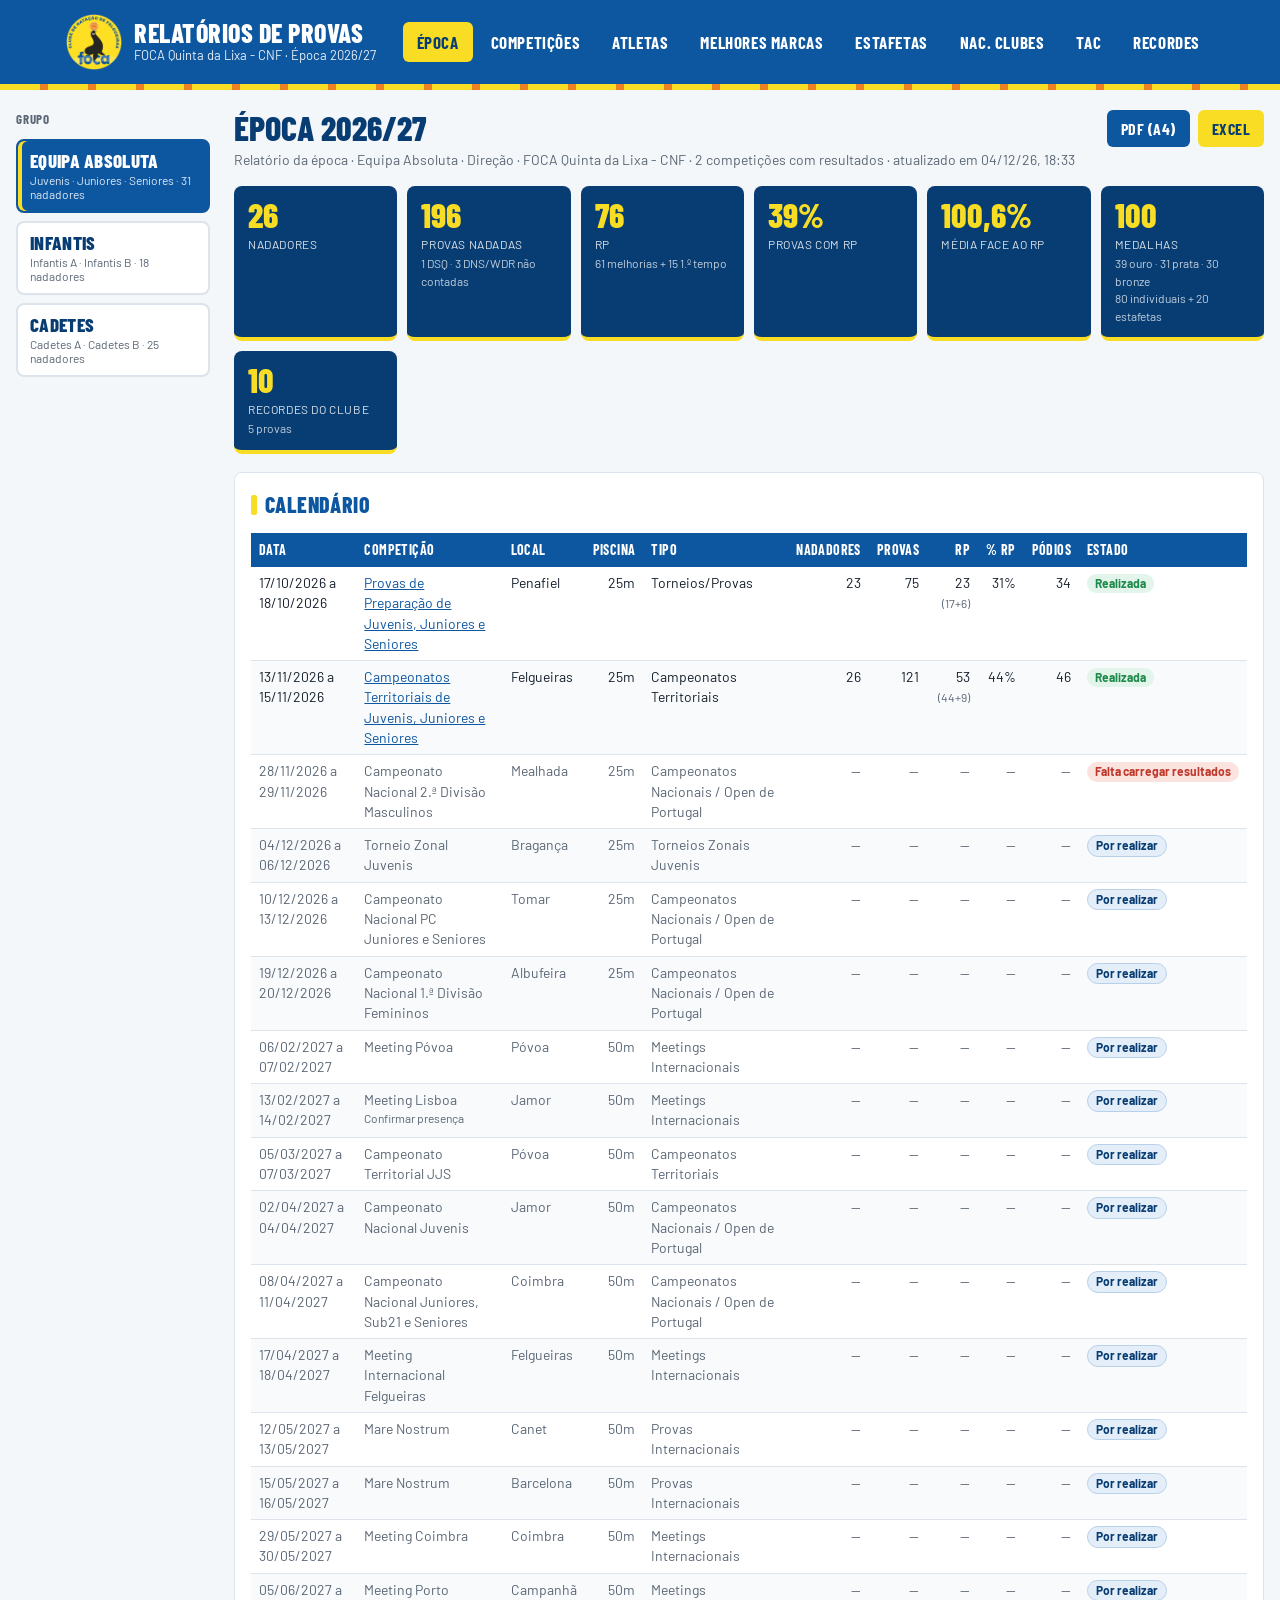
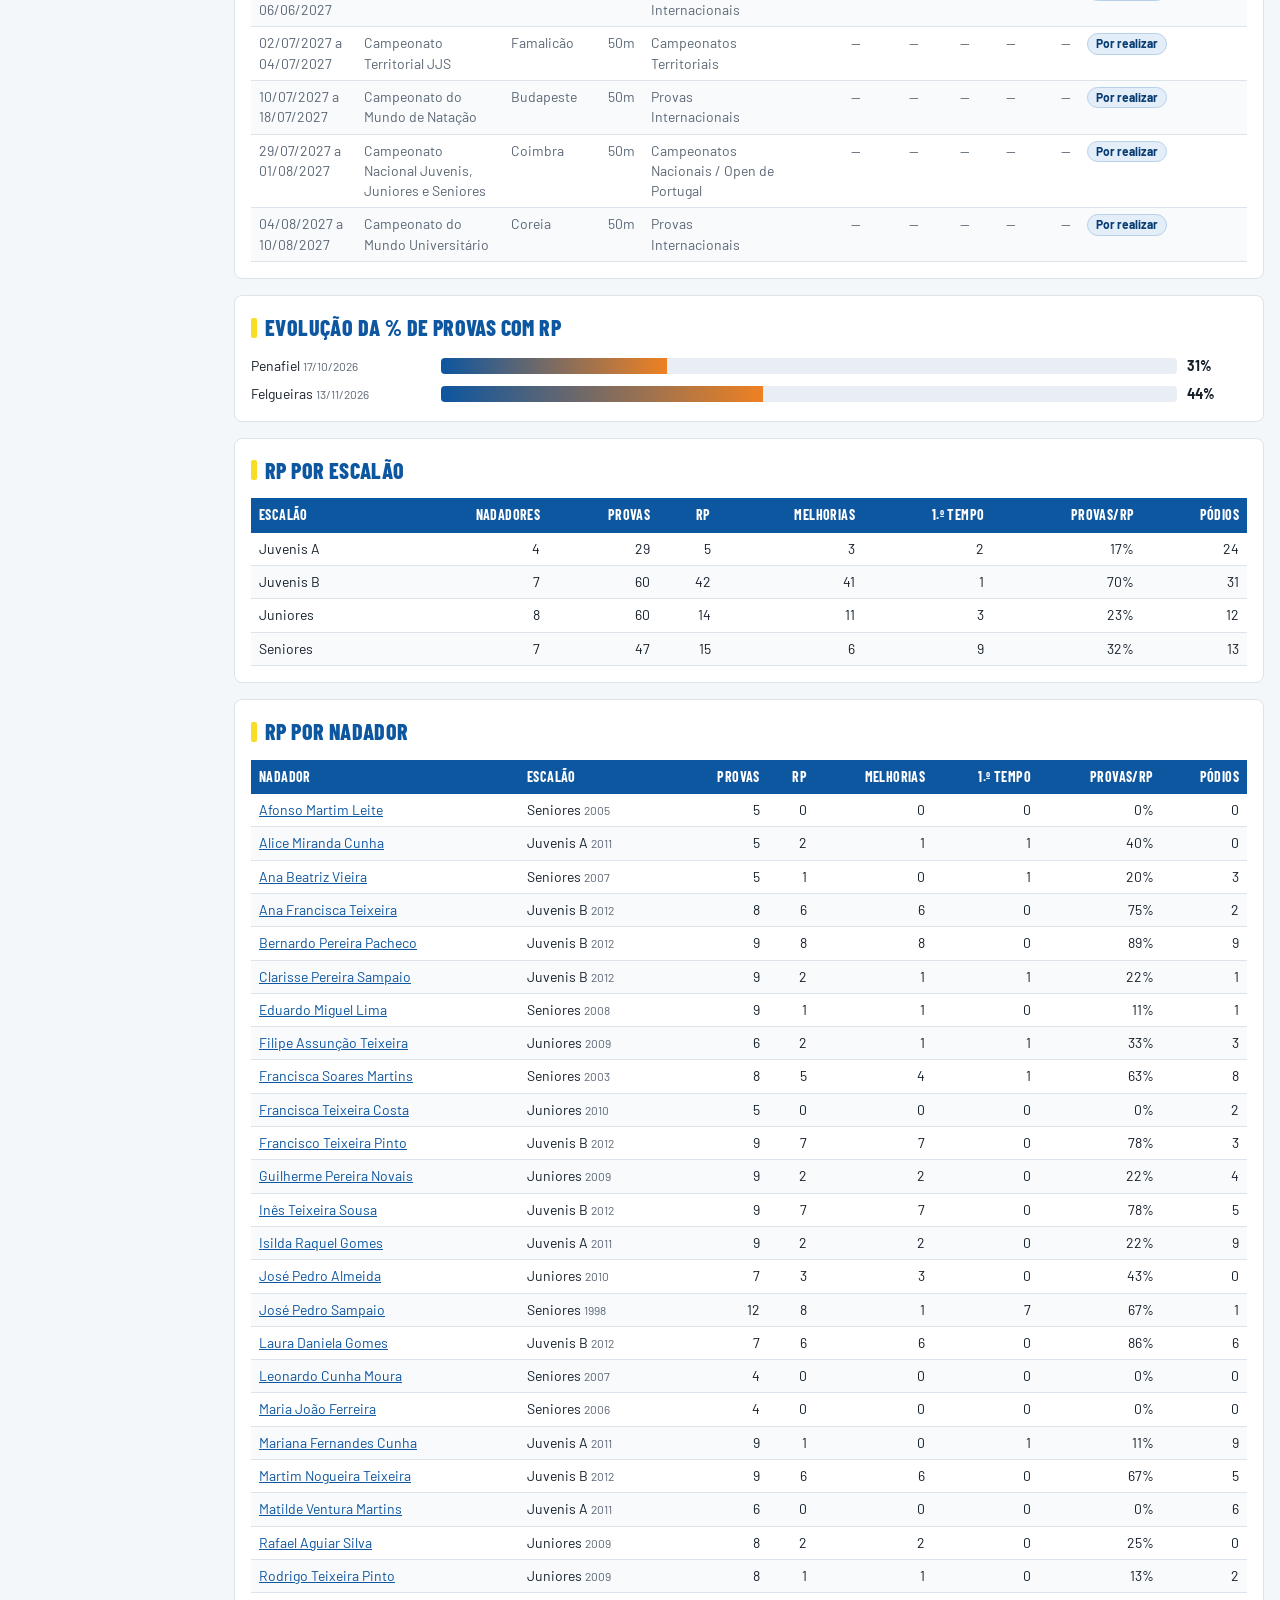
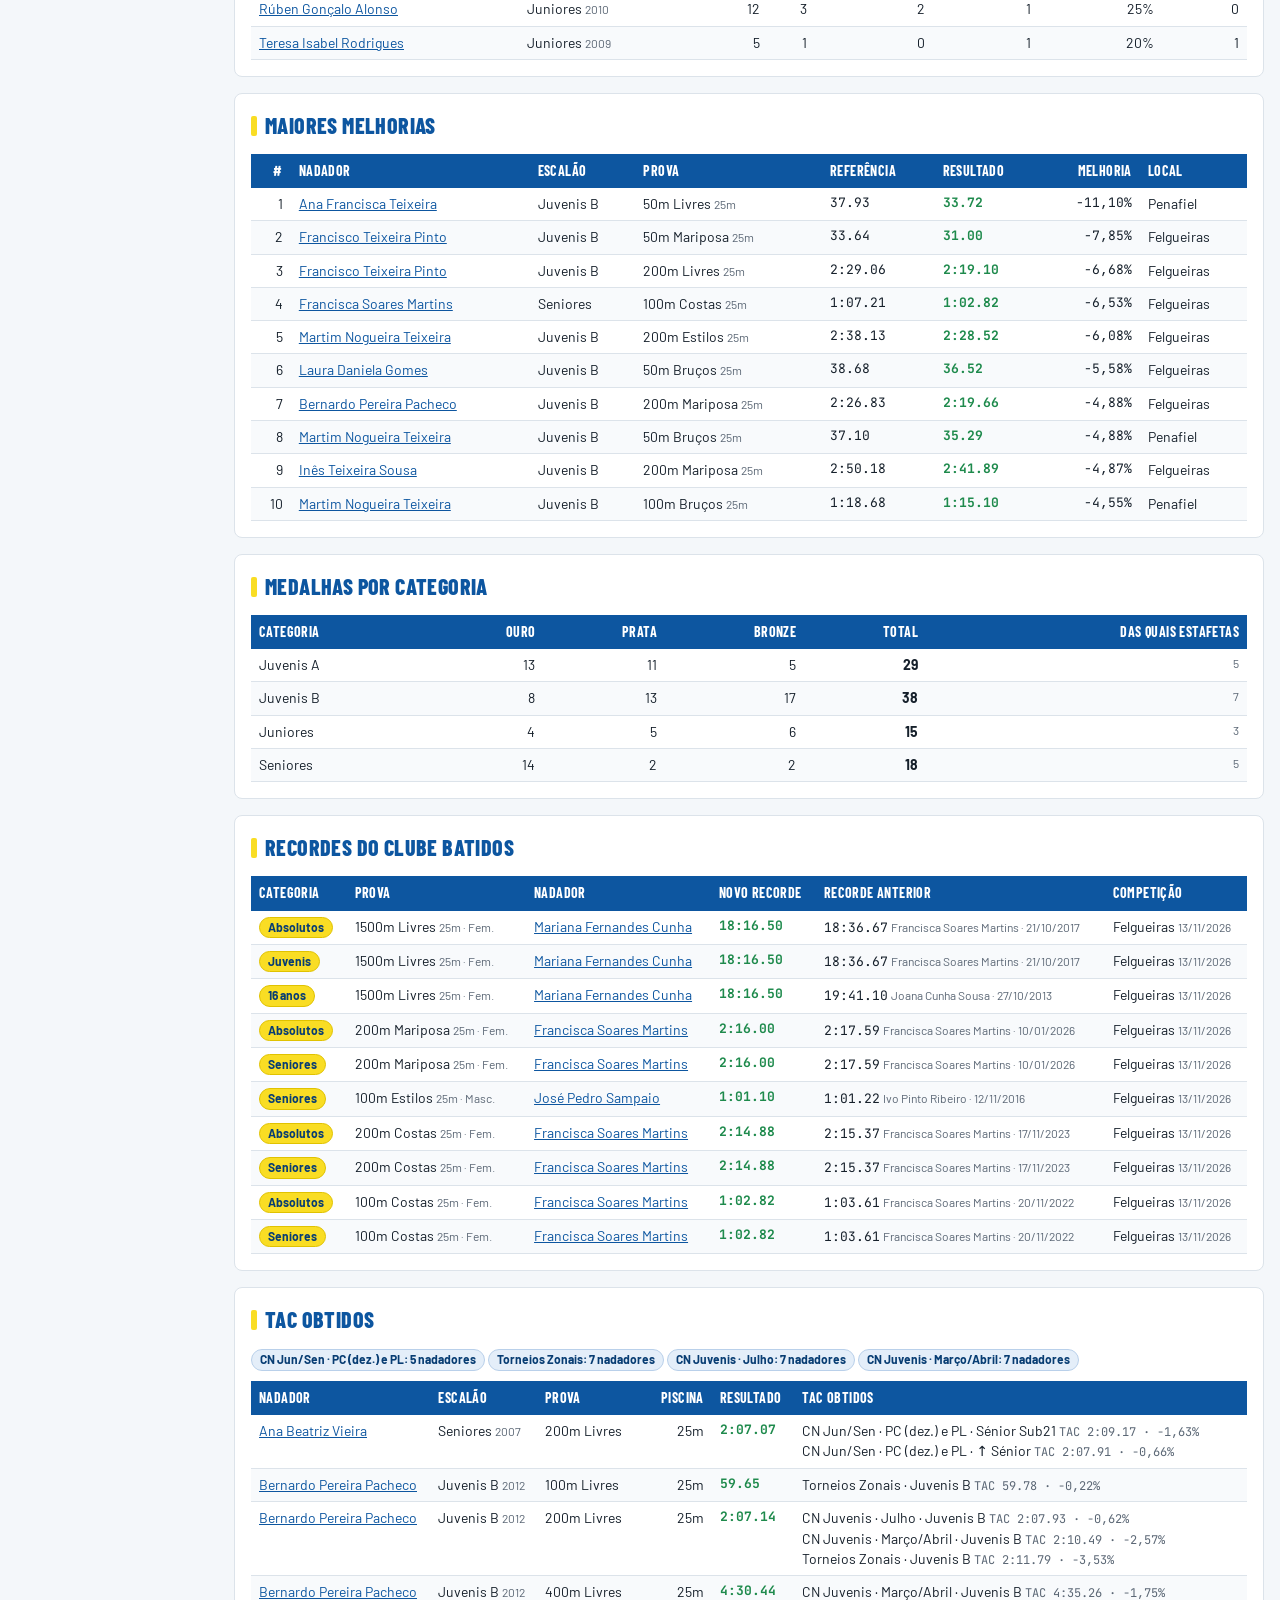
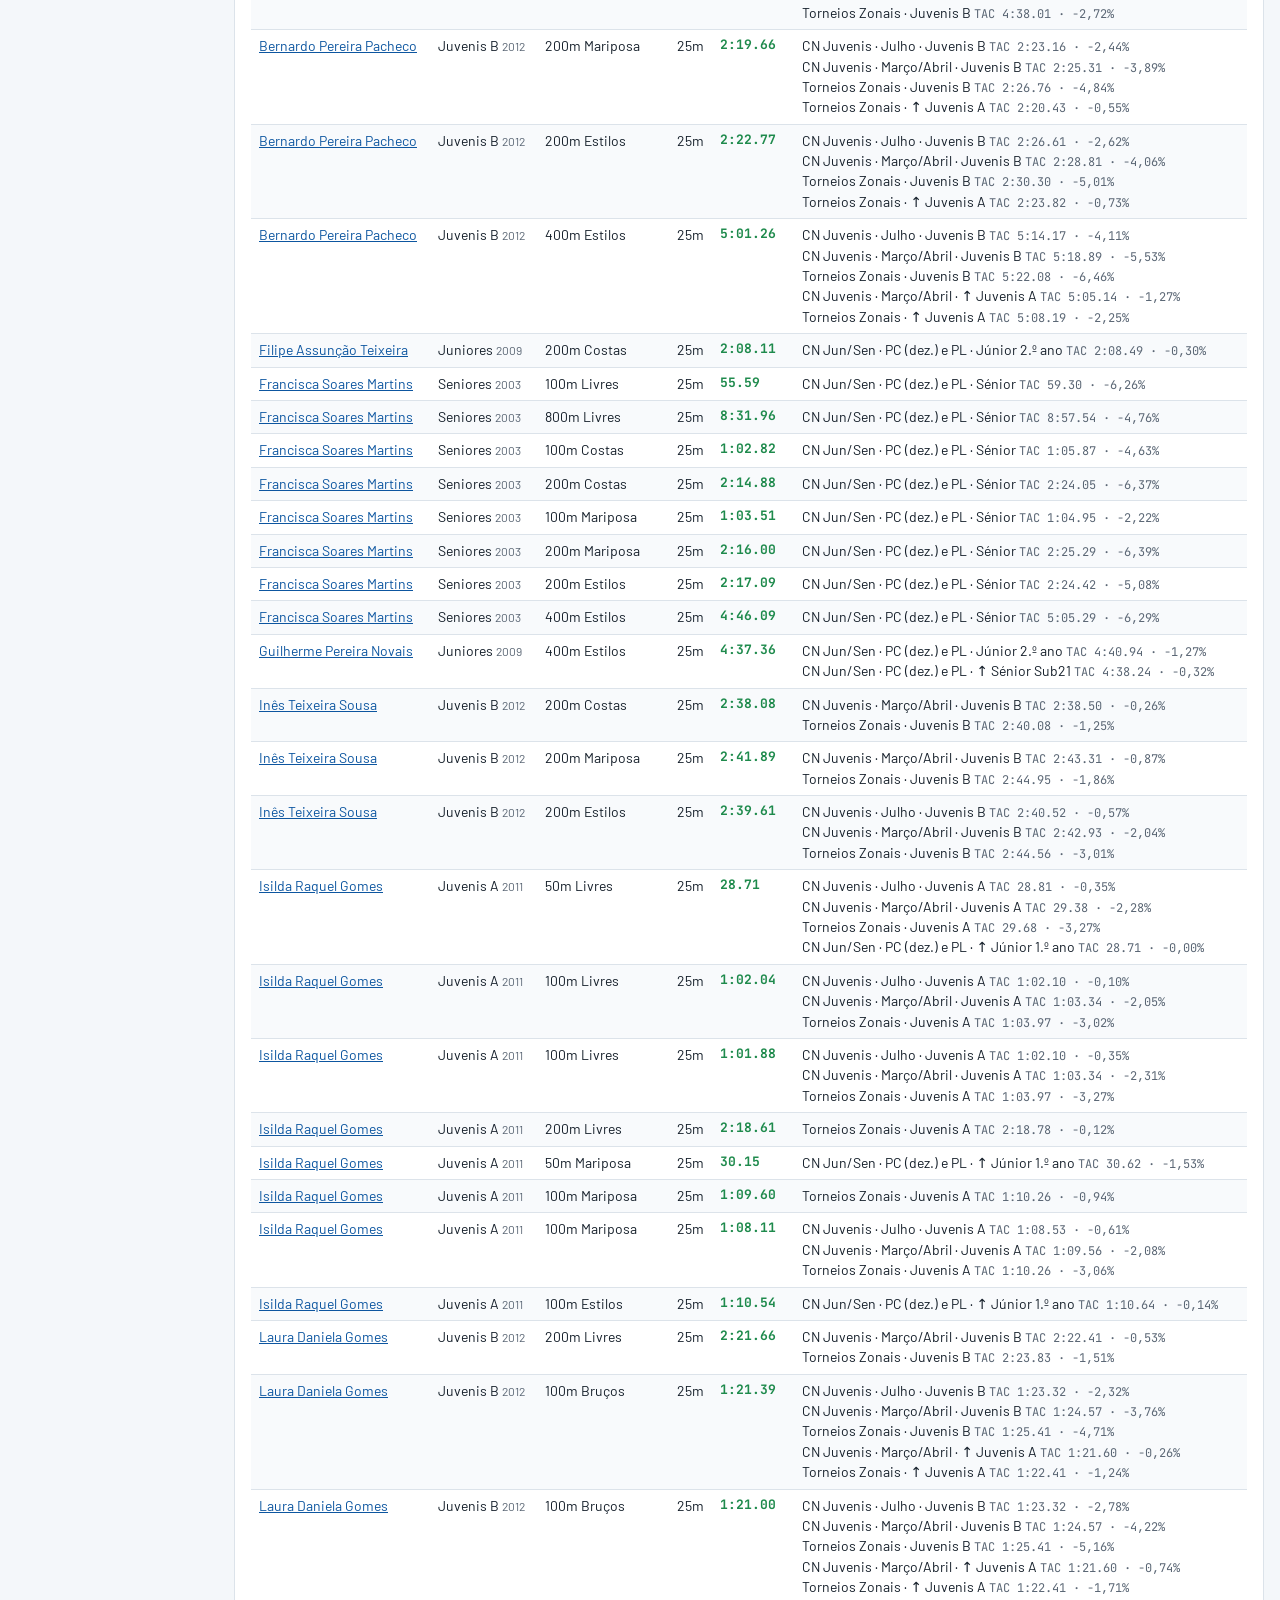
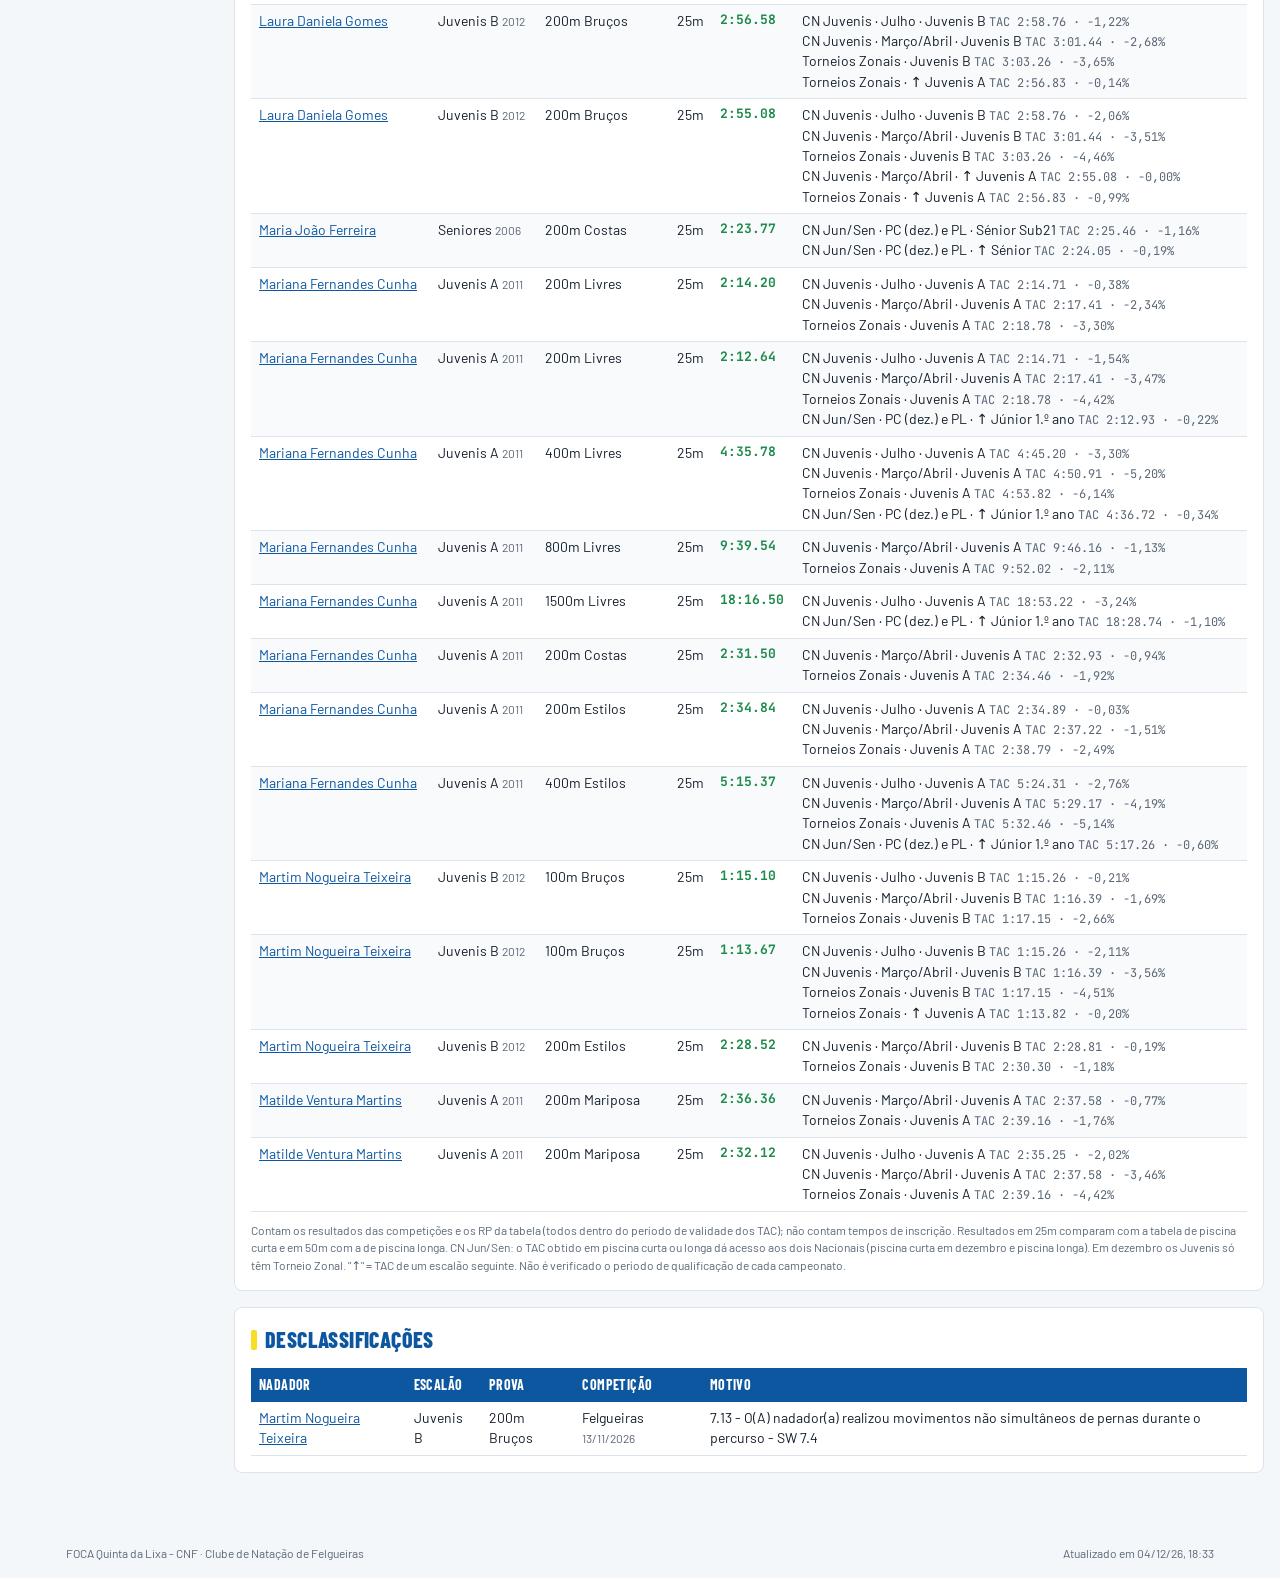
<file: index.html>
<!doctype html>
<html lang="pt-PT">
<head>
<meta charset="utf-8">
<meta name="viewport" content="width=device-width, initial-scale=1">
<title>Relatórios de Provas · FOCA Quinta da Lixa</title>
<link rel="icon" type="image/png" href="favicon.png">
<link rel="preconnect" href="https://fonts.googleapis.com">
<link rel="preconnect" href="https://fonts.gstatic.com" crossorigin>
<link href="https://fonts.googleapis.com/css2?family=Barlow+Condensed:wght@500;600;700;800&family=Barlow:wght@400;500;600;700&family=JetBrains+Mono:wght@400;600&display=swap" rel="stylesheet">
<link rel="stylesheet" href="style.css?v=2026-11-22a">
</head>
<body>
<header class="topo">
  <div class="topo-in">
    <a class="marca" href="#epoca">
      <img src="logo.png" alt="Logotipo FOCA - Clube de Natação de Felgueiras">
      <div>
        <div class="marca-t">Relatórios de Provas</div>
        <div class="marca-s">FOCA Quinta da Lixa - CNF · Época <span id="epoca-lbl">2026/27</span></div>
      </div>
    </a>
    <nav class="menu" id="menu">
      <a href="#epoca" data-v="epoca">Época</a>
      <a href="#comp" data-v="comp">Competições</a>
      <a href="#atleta" data-v="atleta">Atletas</a>
      <a href="#marcas" data-v="marcas">Melhores marcas</a>
      <a href="#estafetas" data-v="estafetas">Estafetas</a>
      <a href="#tac" data-v="tac">TAC</a>
      <a href="#recordes" data-v="recordes">Recordes</a>
    </nav>
  </div>
  <div class="ondas" aria-hidden="true"></div>
</header>

<div class="corpo">
<aside id="lateral" class="lateral nao-imp" aria-label="Grupo"></aside>
<main id="app" class="conteudo">
  <p class="aviso">A carregar dados…</p>
</main>
</div>

<footer class="rodape">
  <span>FOCA Quinta da Lixa - CNF · Clube de Natação de Felgueiras</span>
  <span id="gerado"></span>
</footer>

<script src="app.js?v=2026-11-22b"></script>
</body>
</html>
</file>
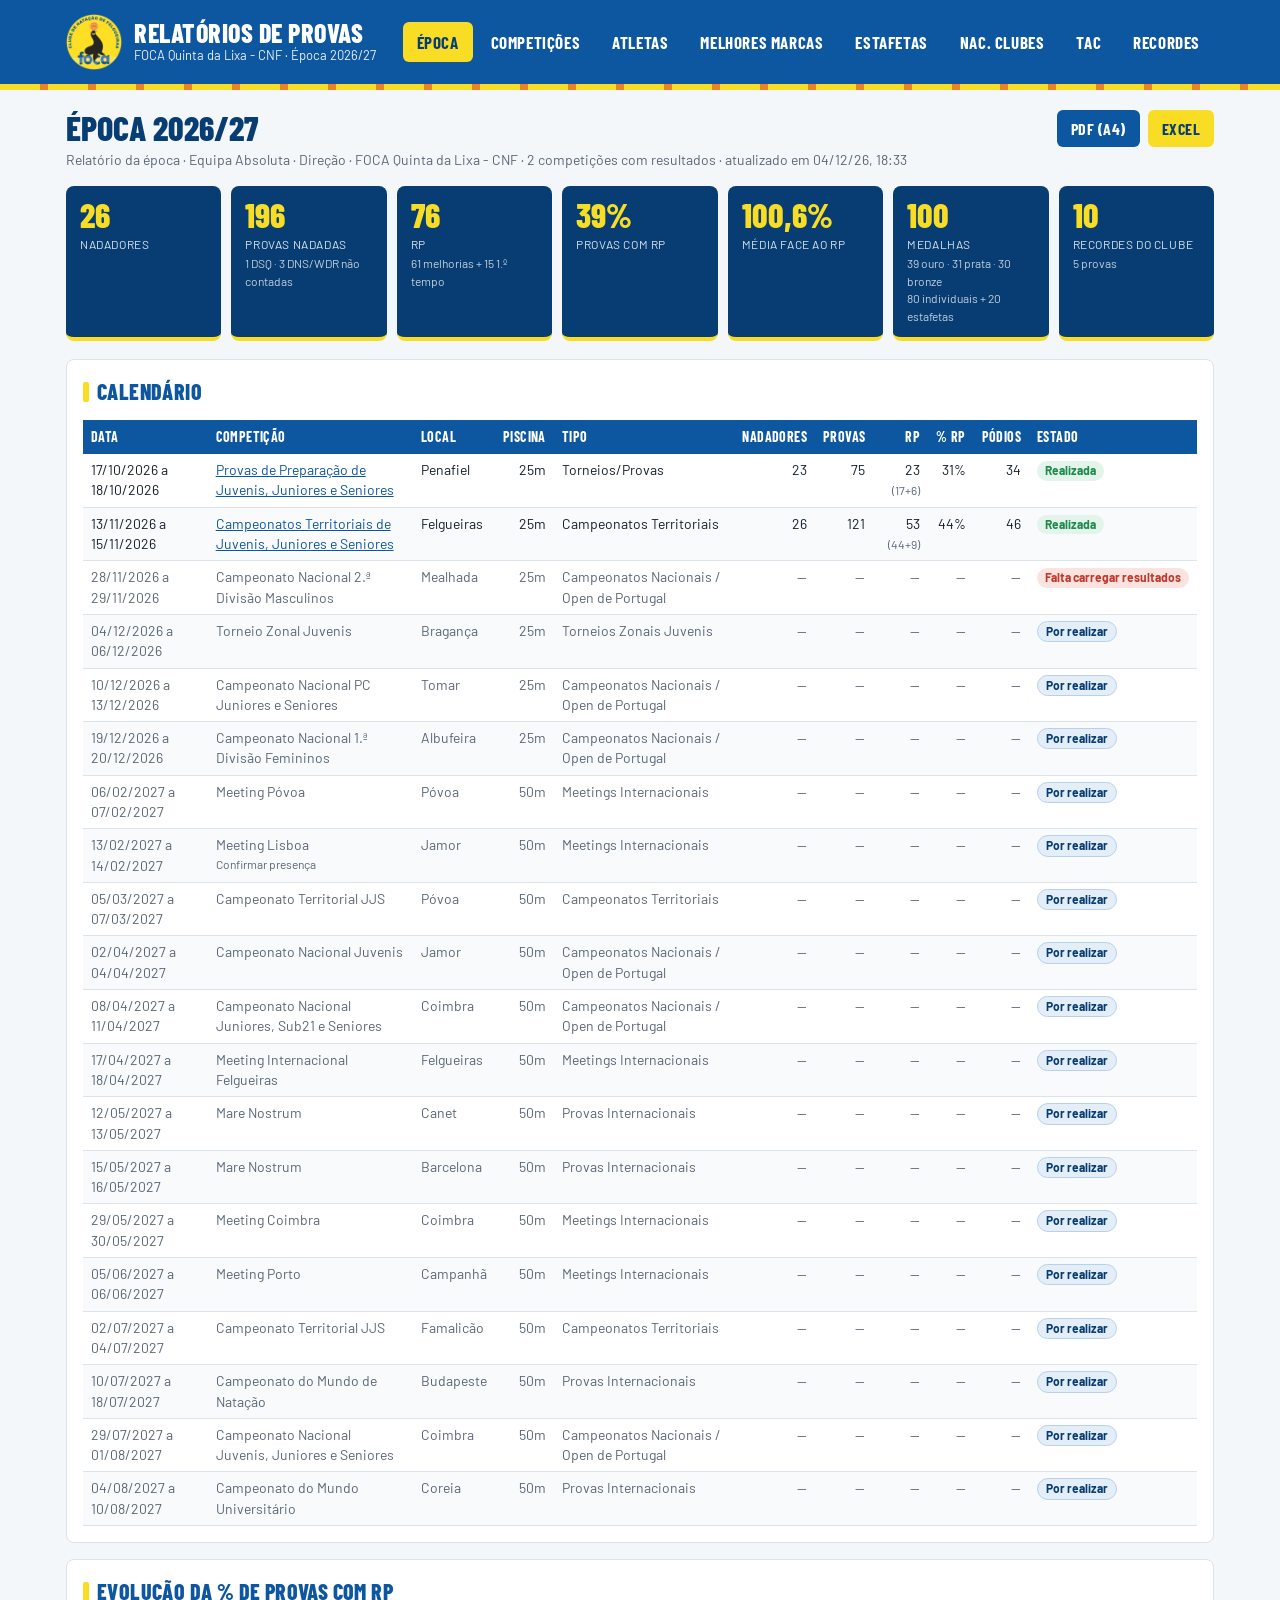
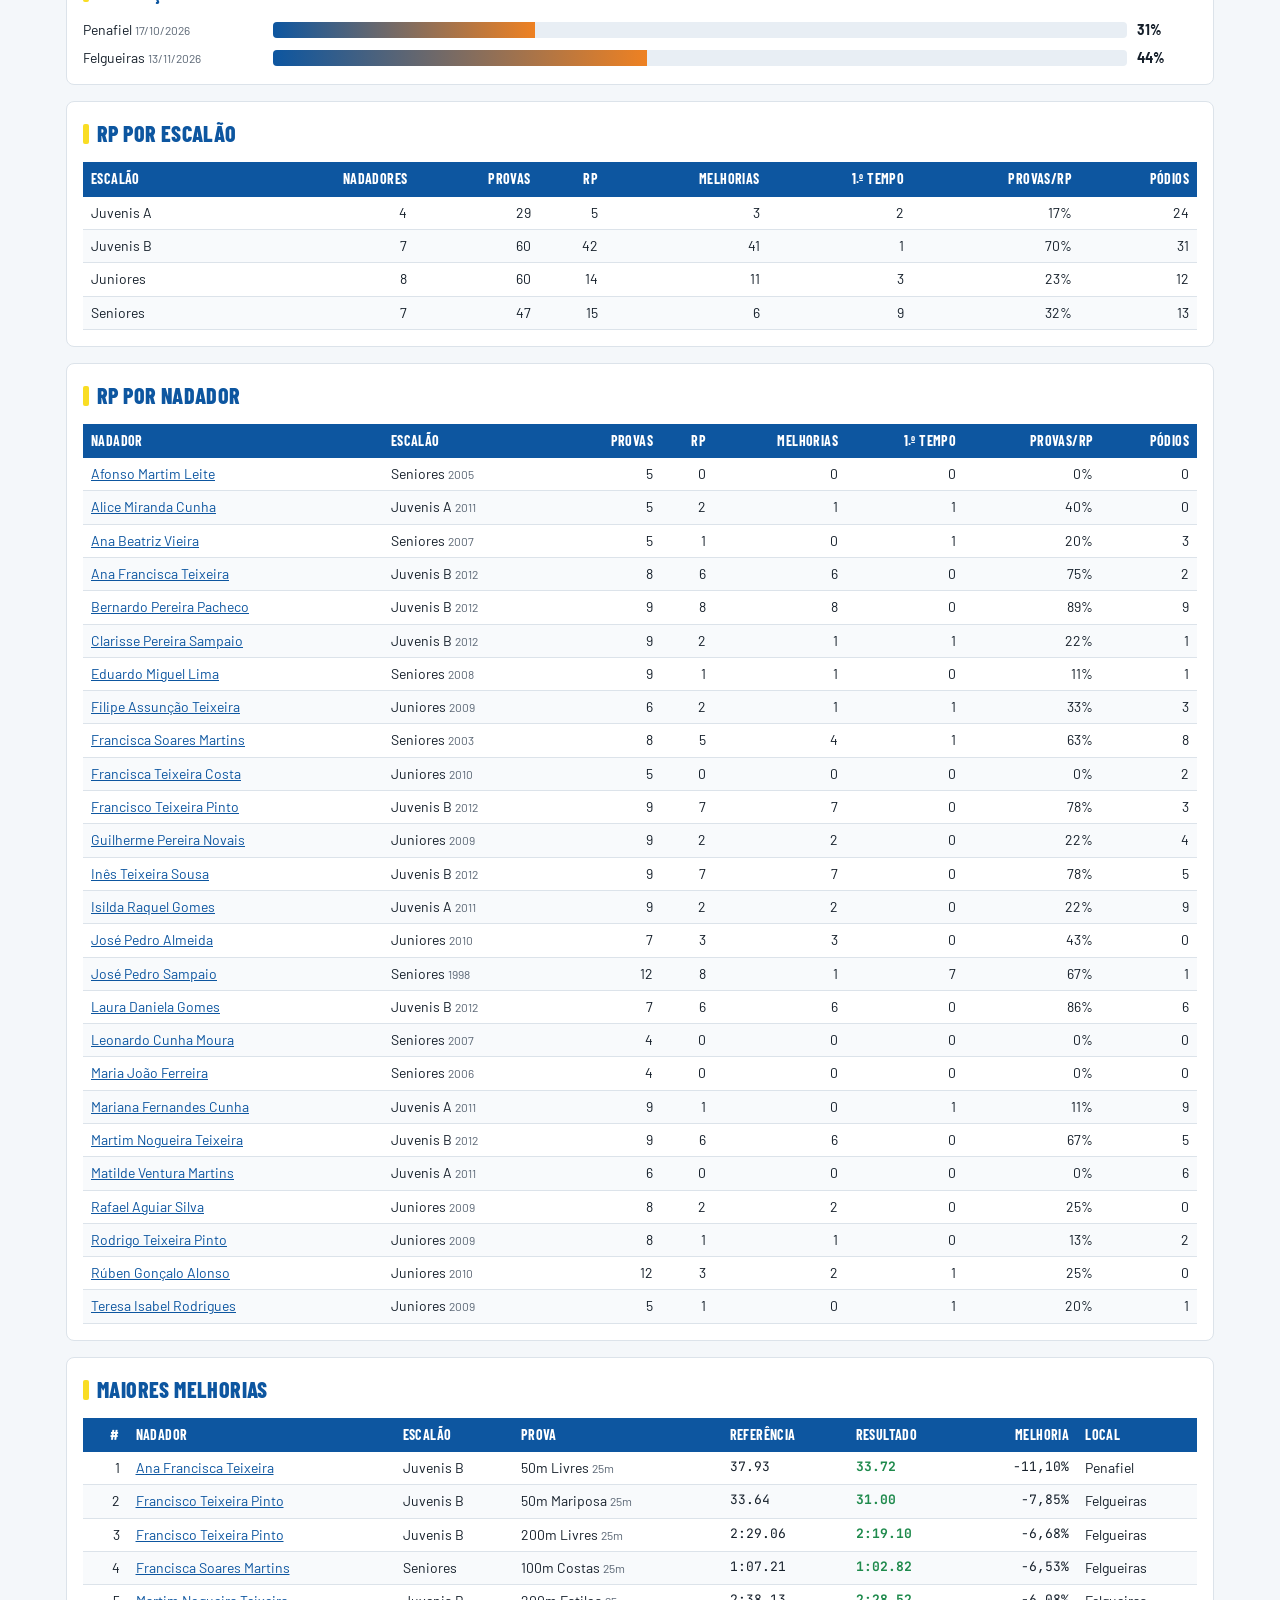
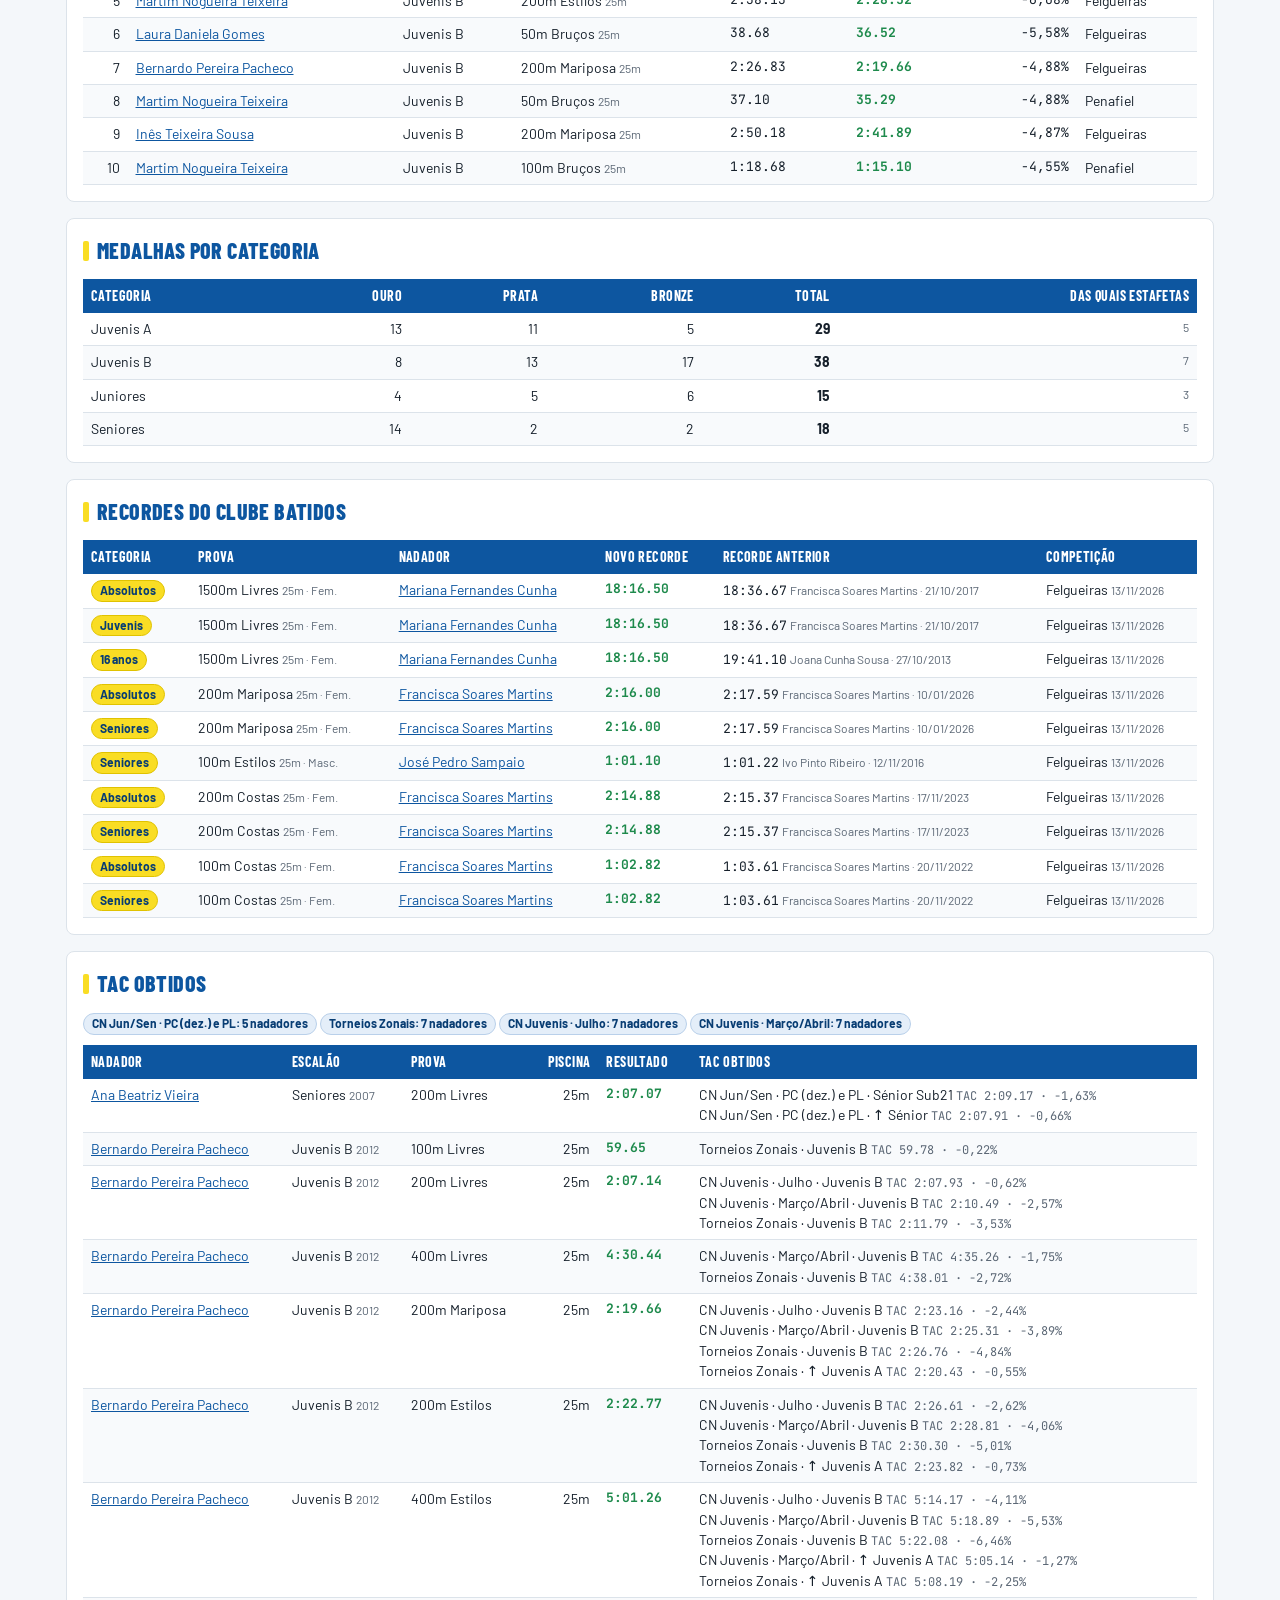
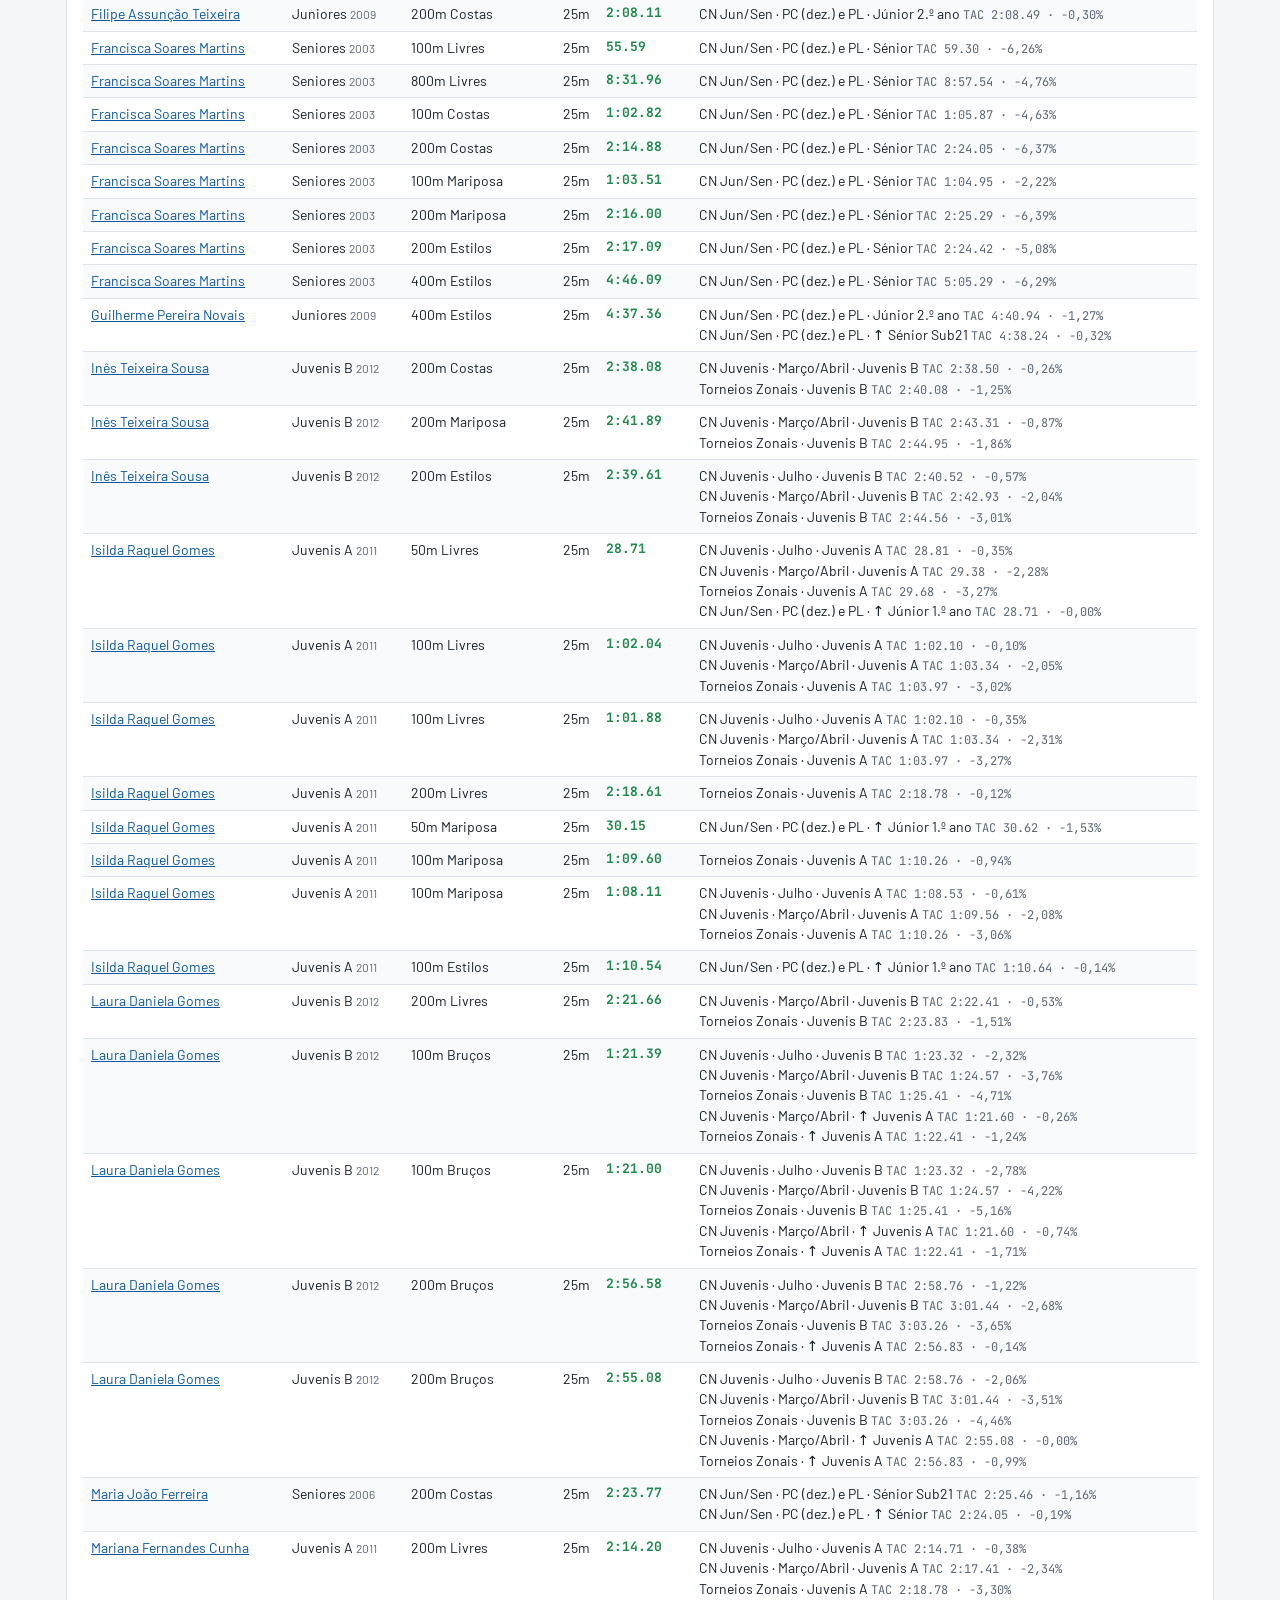
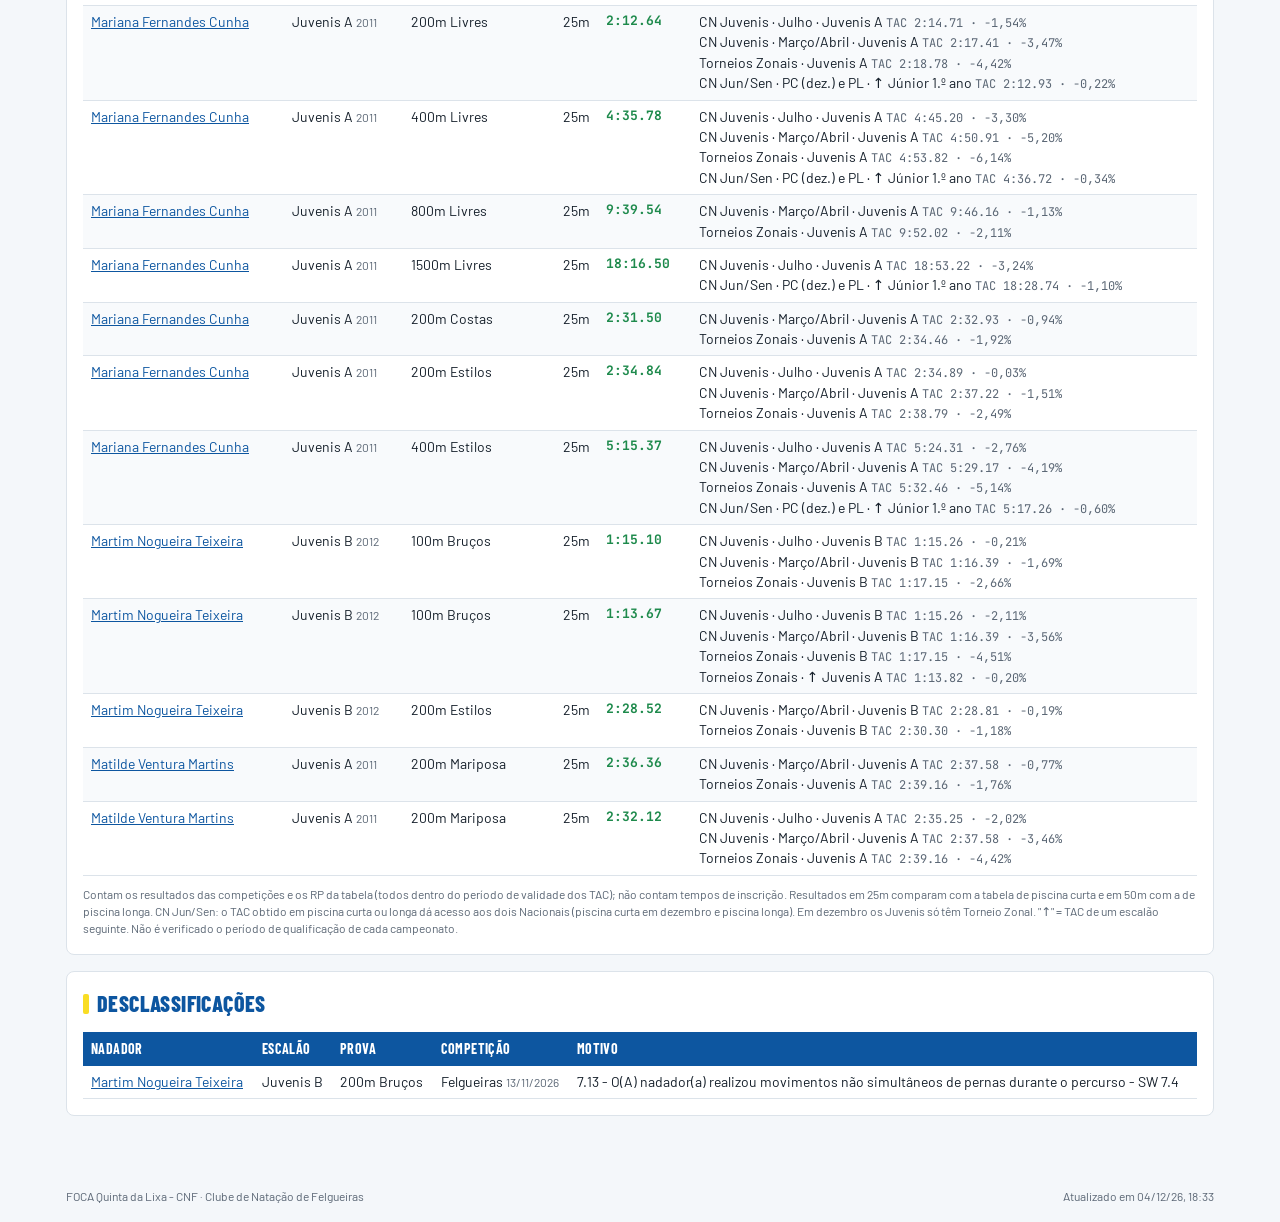
<file: index-177.html>
<!doctype html>
<html lang="pt-PT">
<head>
<meta charset="utf-8">
<meta name="viewport" content="width=device-width, initial-scale=1">
<title>Relatórios de Provas · FOCA Quinta da Lixa</title>
<link rel="icon" type="image/png" href="favicon.png">
<link rel="preconnect" href="https://fonts.googleapis.com">
<link rel="preconnect" href="https://fonts.gstatic.com" crossorigin>
<link href="https://fonts.googleapis.com/css2?family=Barlow+Condensed:wght@500;600;700;800&family=Barlow:wght@400;500;600;700&family=JetBrains+Mono:wght@400;600&display=swap" rel="stylesheet">
<link rel="stylesheet" href="style.css">
</head>
<body>
<header class="topo">
  <div class="topo-in">
    <a class="marca" href="#epoca">
      <img src="logo.png" alt="Logotipo FOCA - Clube de Natação de Felgueiras">
      <div>
        <div class="marca-t">Relatórios de Provas</div>
        <div class="marca-s">FOCA Quinta da Lixa - CNF · Época <span id="epoca-lbl">2026/27</span></div>
      </div>
    </a>
    <nav class="menu" id="menu">
      <a href="#epoca" data-v="epoca">Época</a>
      <a href="#comp" data-v="comp">Competições</a>
      <a href="#atleta" data-v="atleta">Atletas</a>
      <a href="#marcas" data-v="marcas">Melhores marcas</a>
      <a href="#tac" data-v="tac">TAC</a>
      <a href="#recordes" data-v="recordes">Recordes</a>
    </nav>
  </div>
  <div class="ondas" aria-hidden="true"></div>
</header>

<main id="app" class="conteudo">
  <p class="aviso">A carregar dados…</p>
</main>

<footer class="rodape">
  <span>FOCA Quinta da Lixa - CNF · Clube de Natação de Felgueiras</span>
  <span id="gerado"></span>
</footer>

<script src="app.js"></script>
</body>
</html>
</file>
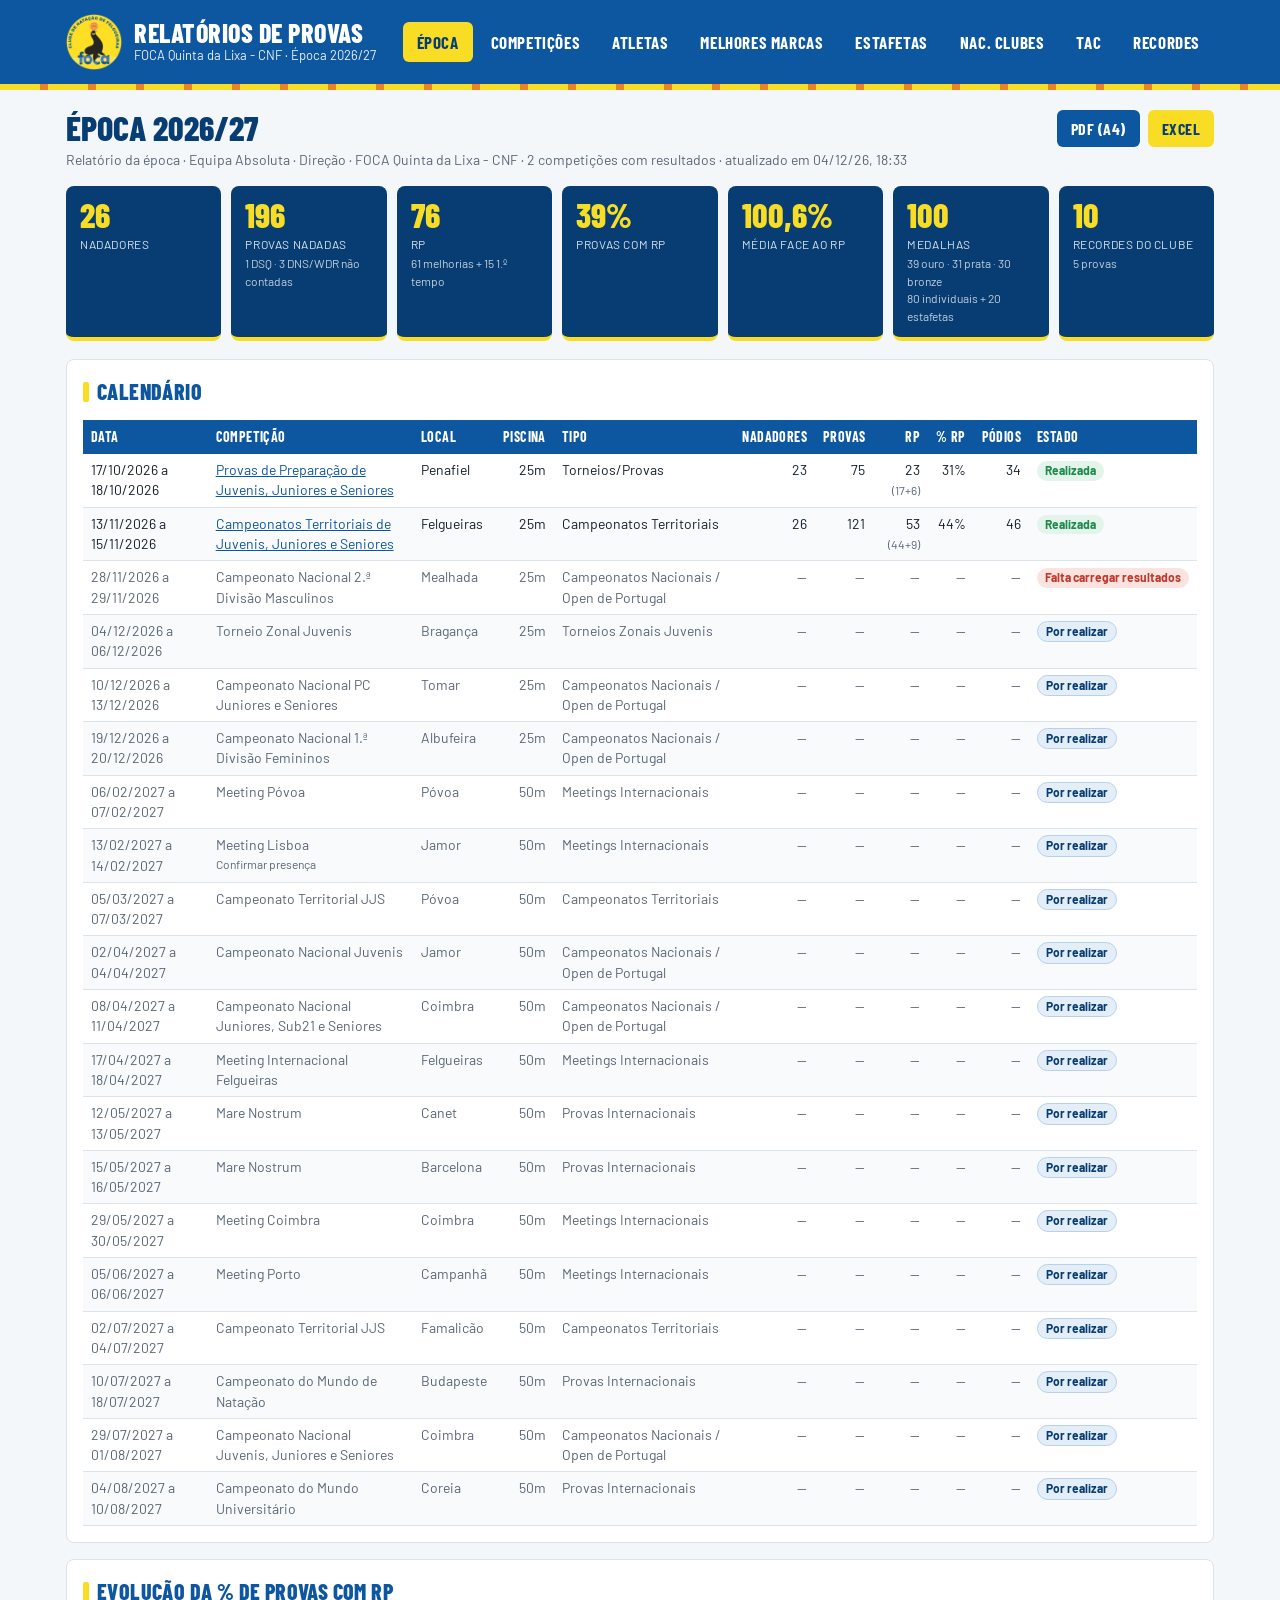
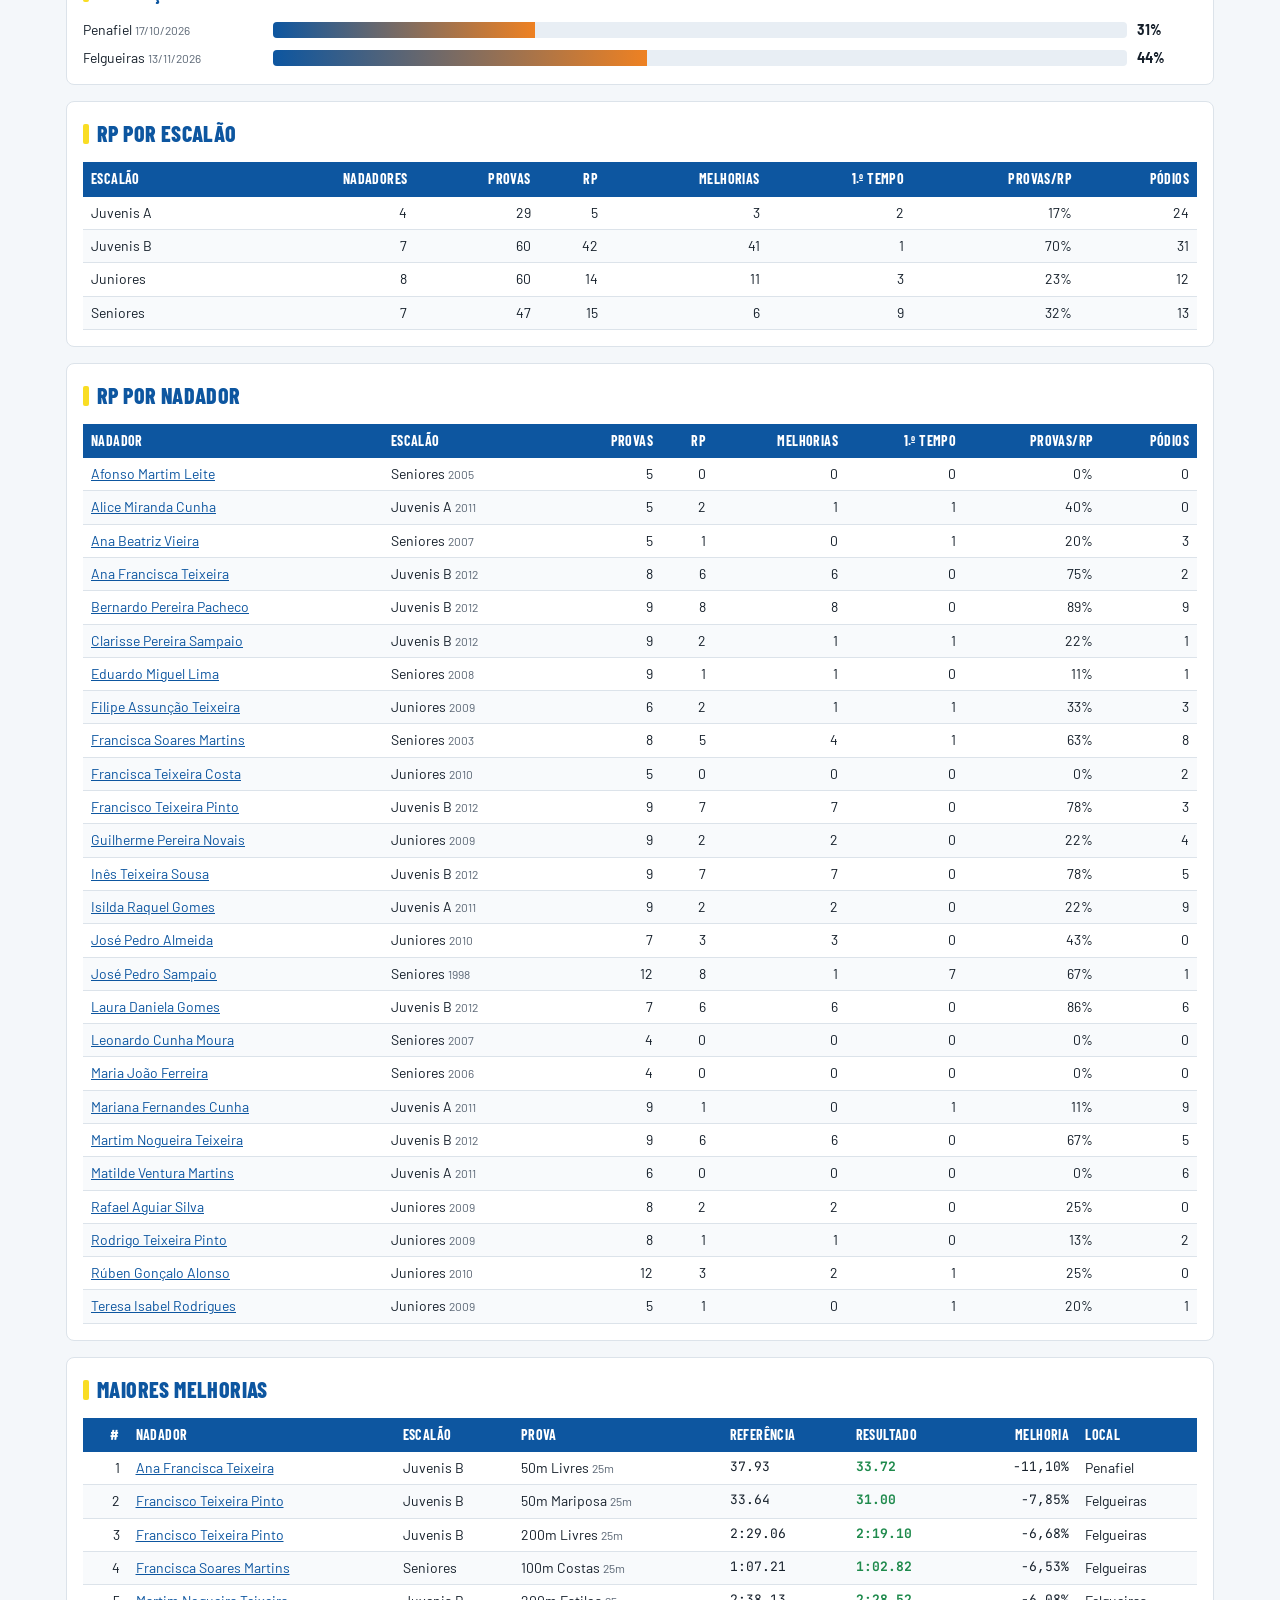
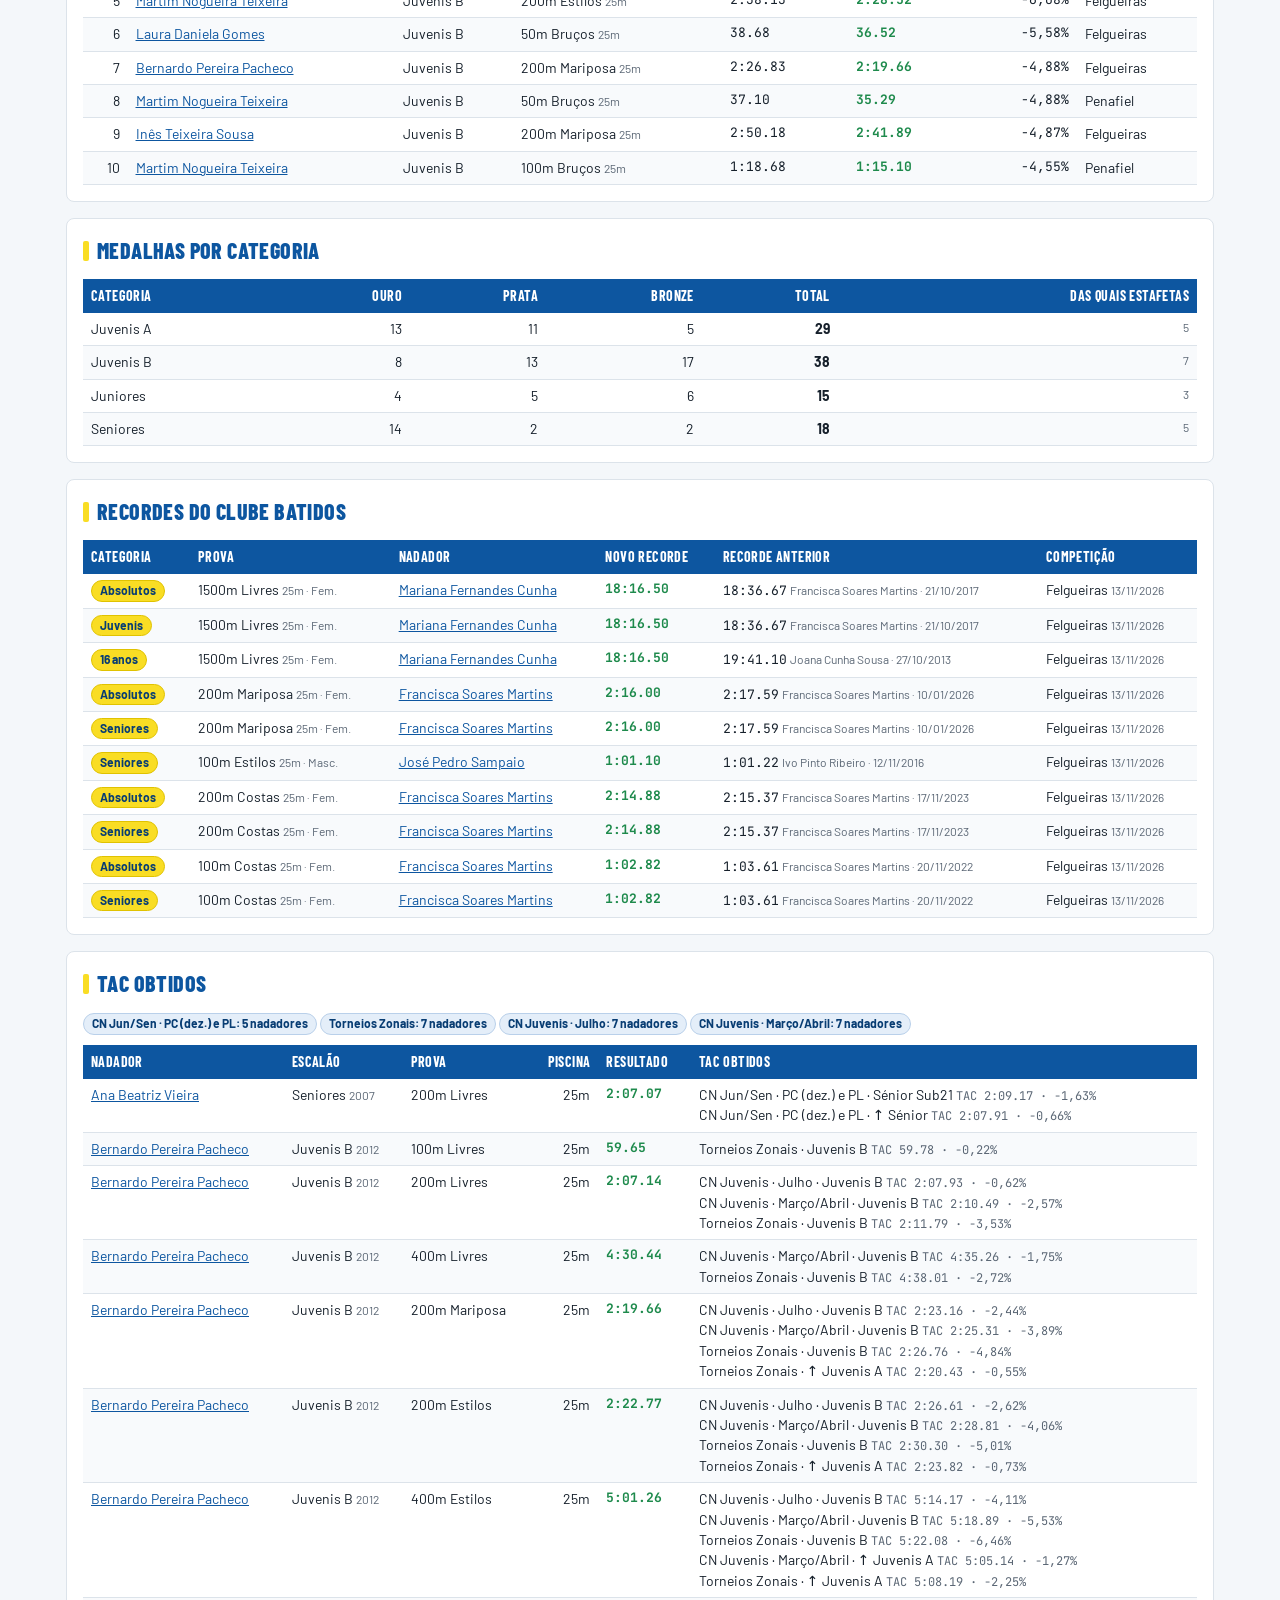
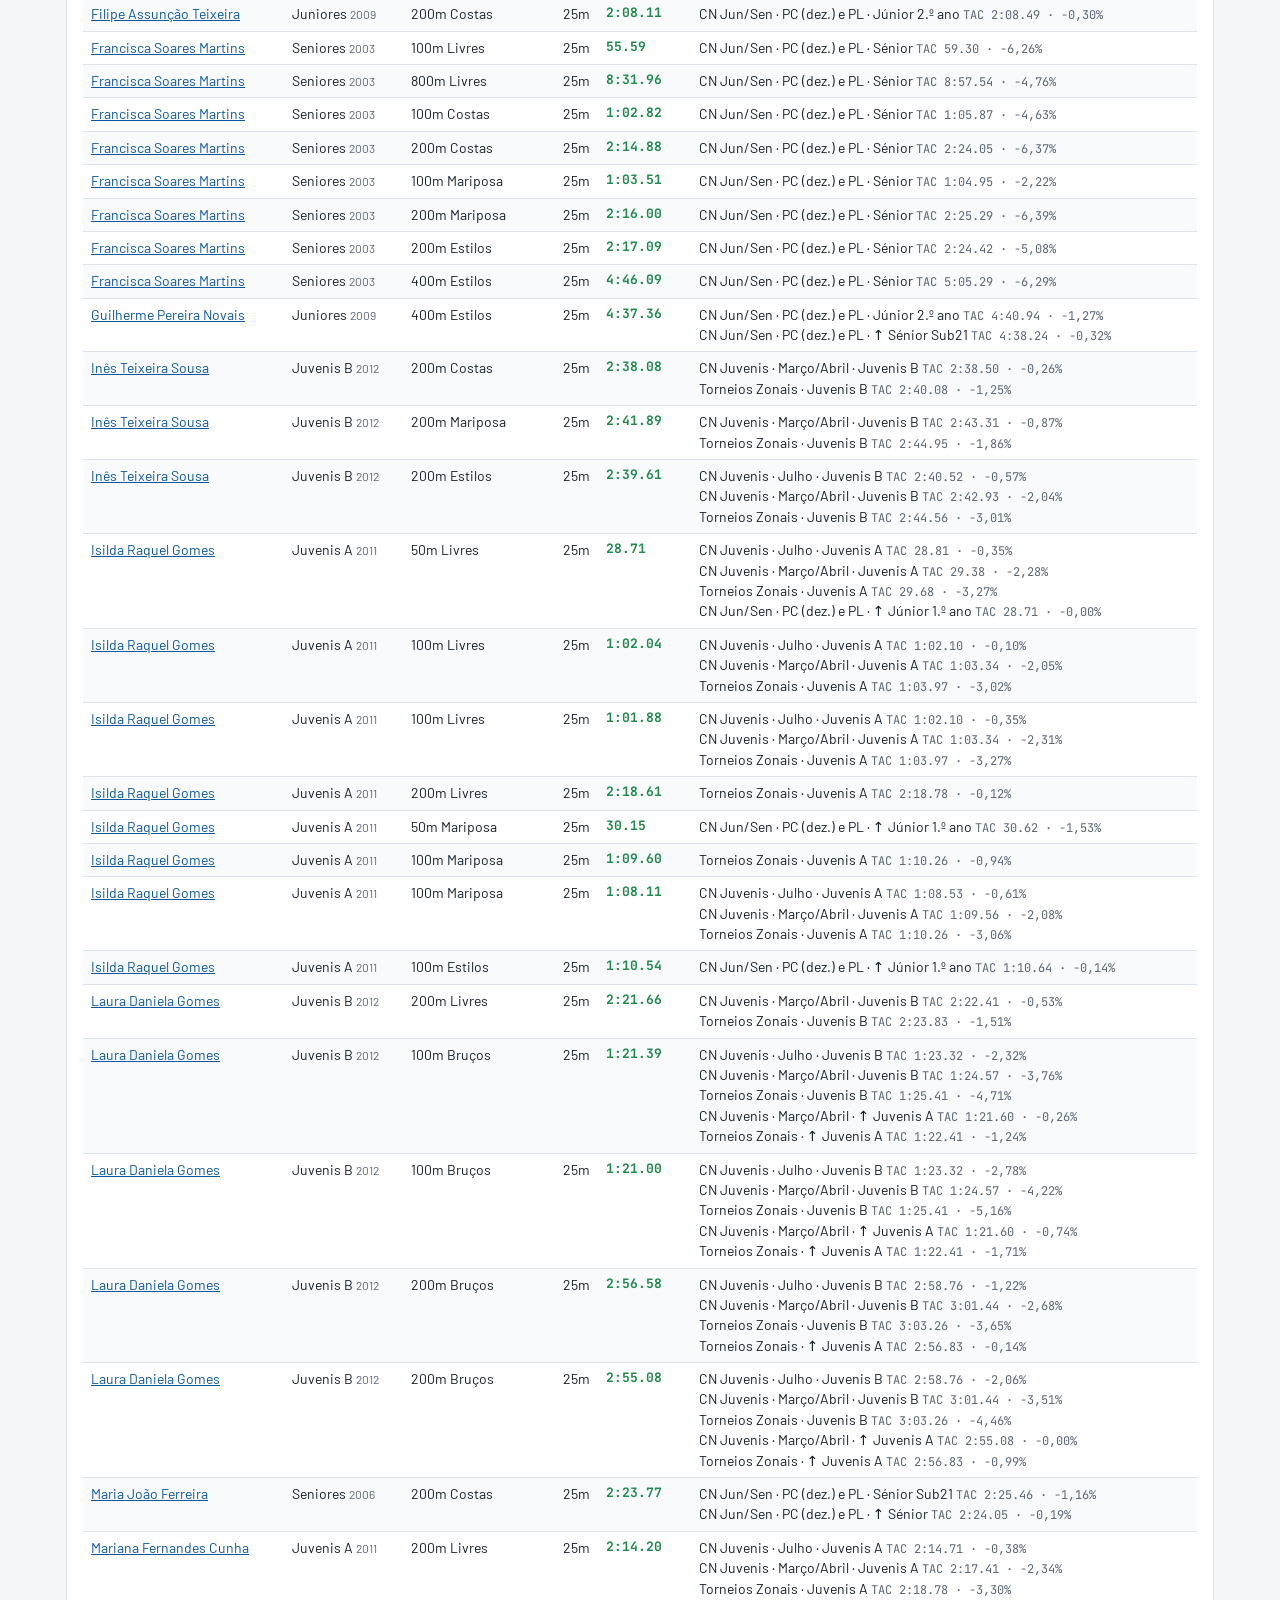
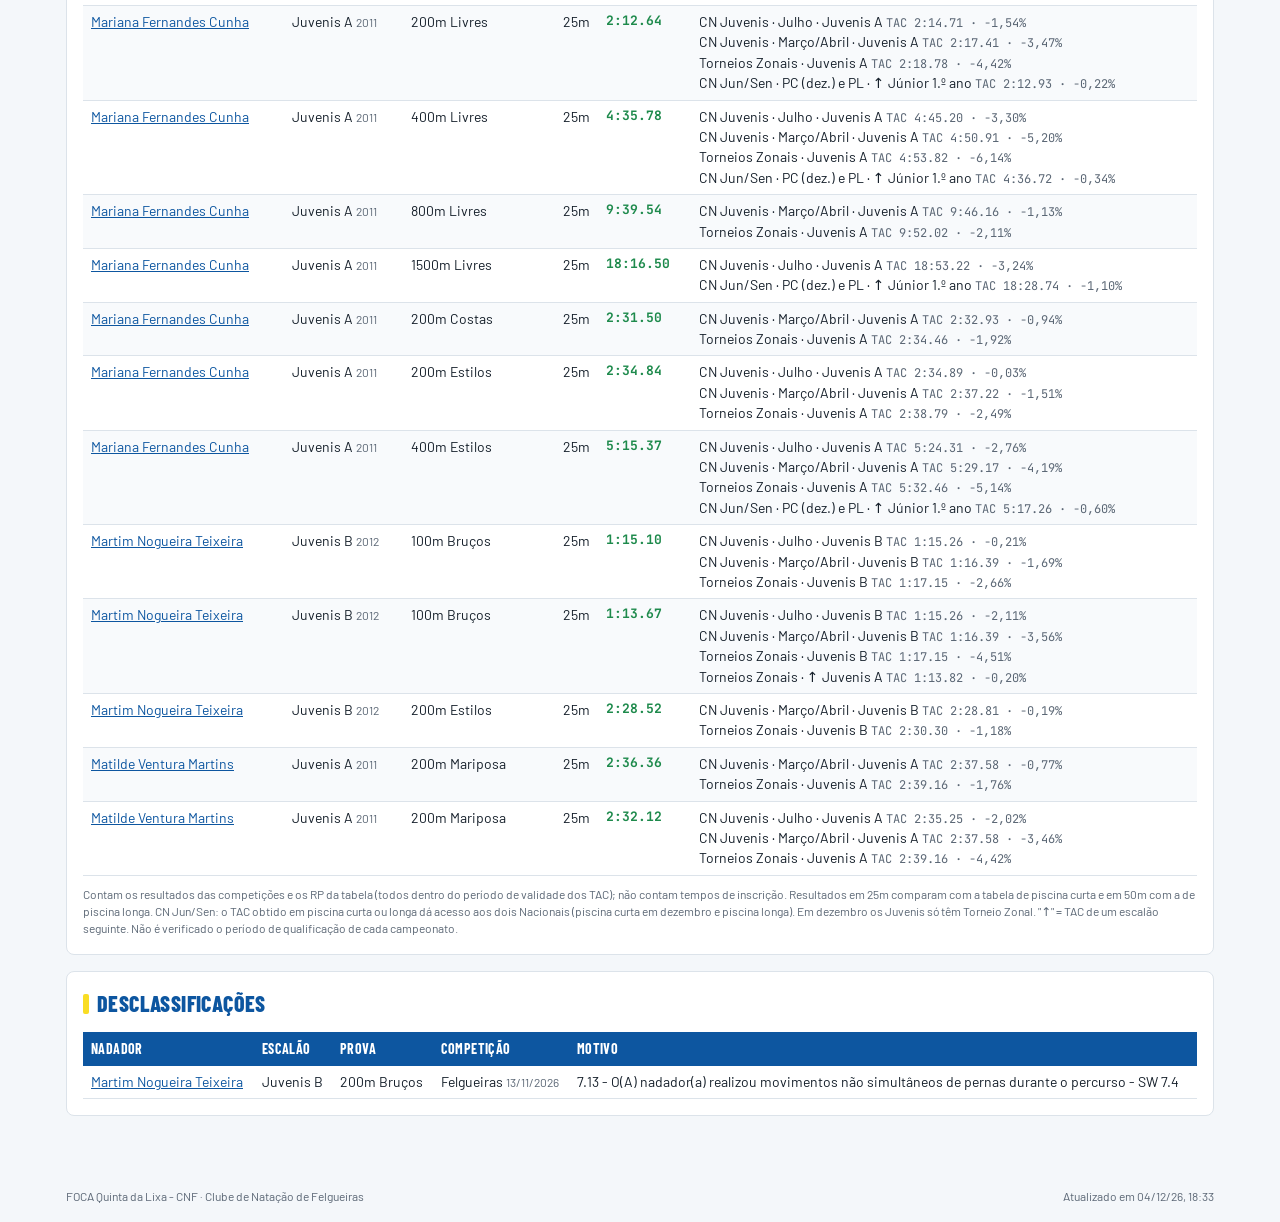
<file: index-232.html>
<!doctype html>
<html lang="pt-PT">
<head>
<meta charset="utf-8">
<meta name="viewport" content="width=device-width, initial-scale=1">
<title>Relatórios de Provas · FOCA Quinta da Lixa</title>
<link rel="icon" type="image/png" href="favicon.png">
<link rel="preconnect" href="https://fonts.googleapis.com">
<link rel="preconnect" href="https://fonts.gstatic.com" crossorigin>
<link href="https://fonts.googleapis.com/css2?family=Barlow+Condensed:wght@500;600;700;800&family=Barlow:wght@400;500;600;700&family=JetBrains+Mono:wght@400;600&display=swap" rel="stylesheet">
<link rel="stylesheet" href="style.css?v=2026-10-20b">
</head>
<body>
<header class="topo">
  <div class="topo-in">
    <a class="marca" href="#epoca">
      <img src="logo.png" alt="Logotipo FOCA - Clube de Natação de Felgueiras">
      <div>
        <div class="marca-t">Relatórios de Provas</div>
        <div class="marca-s">FOCA Quinta da Lixa - CNF · Época <span id="epoca-lbl">2026/27</span></div>
      </div>
    </a>
    <nav class="menu" id="menu">
      <a href="#epoca" data-v="epoca">Época</a>
      <a href="#comp" data-v="comp">Competições</a>
      <a href="#atleta" data-v="atleta">Atletas</a>
      <a href="#marcas" data-v="marcas">Melhores marcas</a>
      <a href="#estafetas" data-v="estafetas">Estafetas</a>
      <a href="#tac" data-v="tac">TAC</a>
      <a href="#recordes" data-v="recordes">Recordes</a>
    </nav>
  </div>
  <div class="ondas" aria-hidden="true"></div>
</header>

<main id="app" class="conteudo">
  <p class="aviso">A carregar dados…</p>
</main>

<footer class="rodape">
  <span>FOCA Quinta da Lixa - CNF · Clube de Natação de Felgueiras</span>
  <span id="gerado"></span>
</footer>

<script src="app.js?v=2026-10-20b"></script>
</body>
</html>
</file>
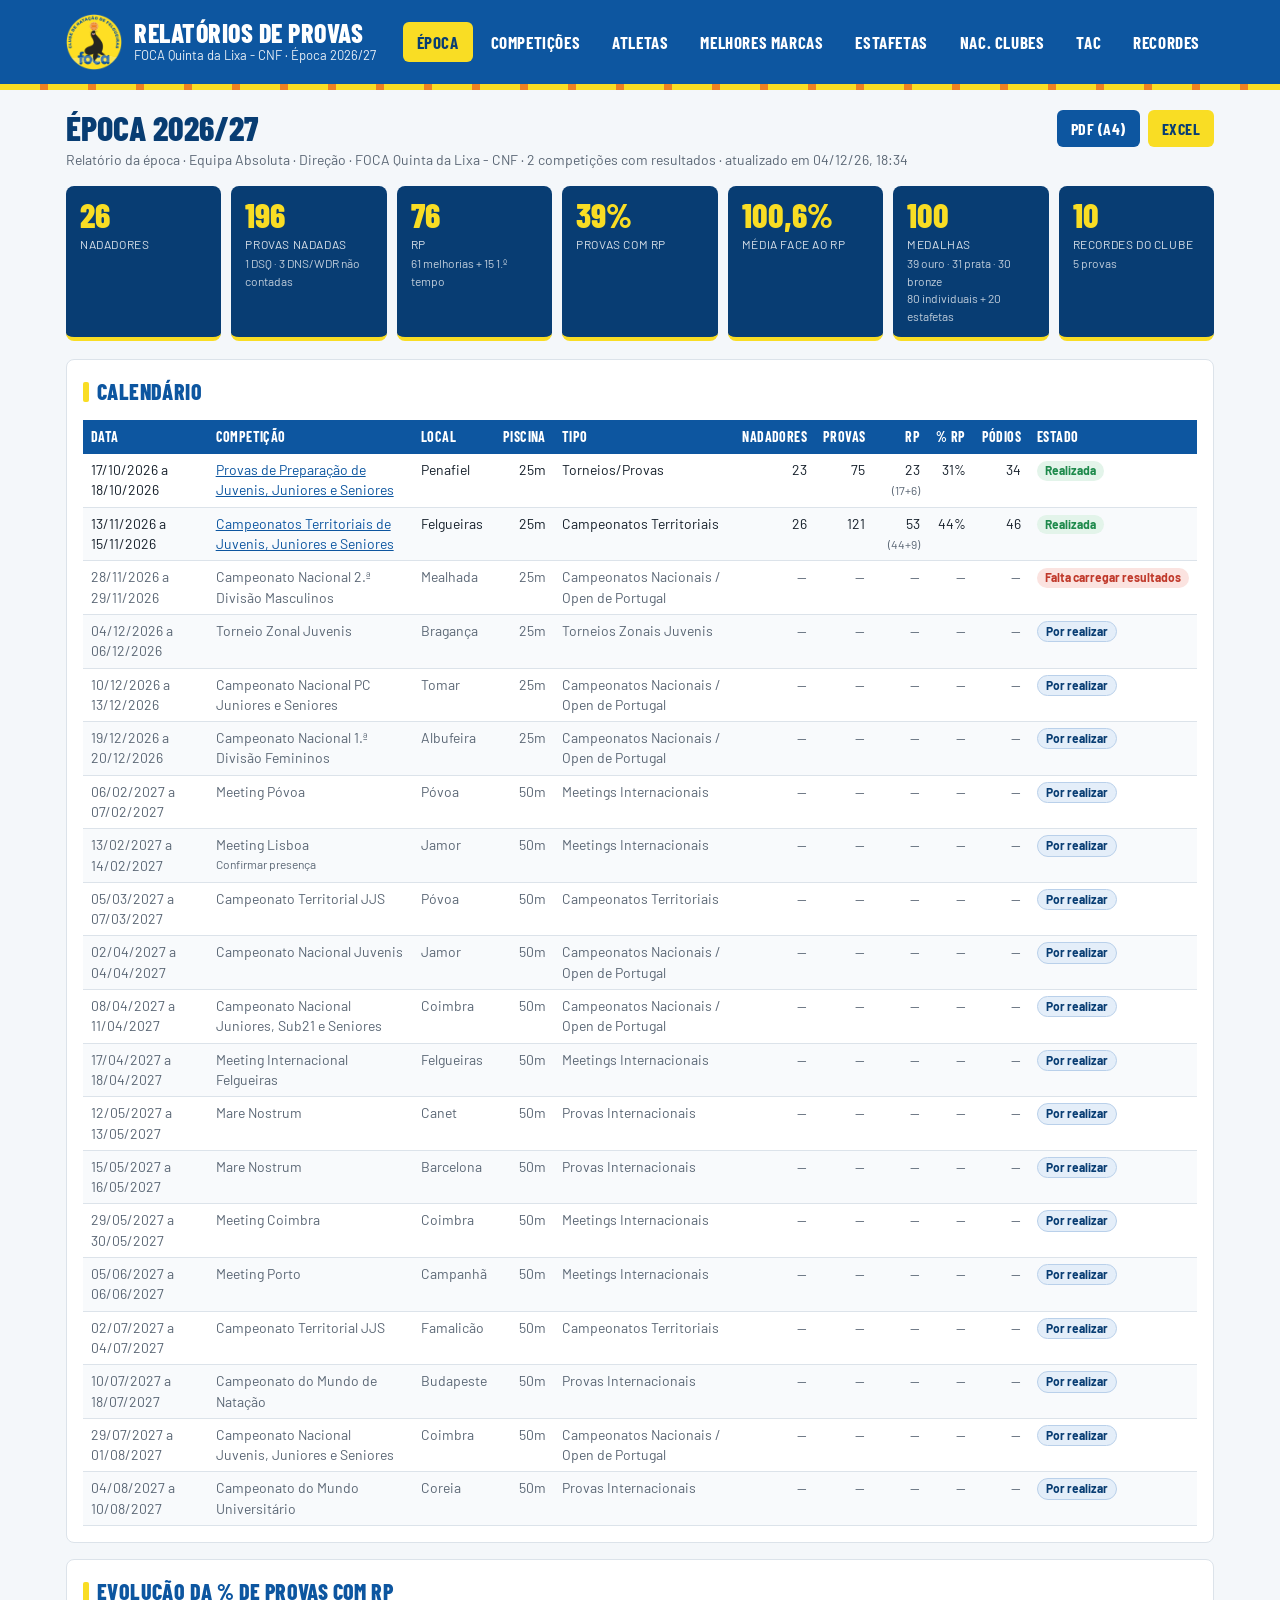
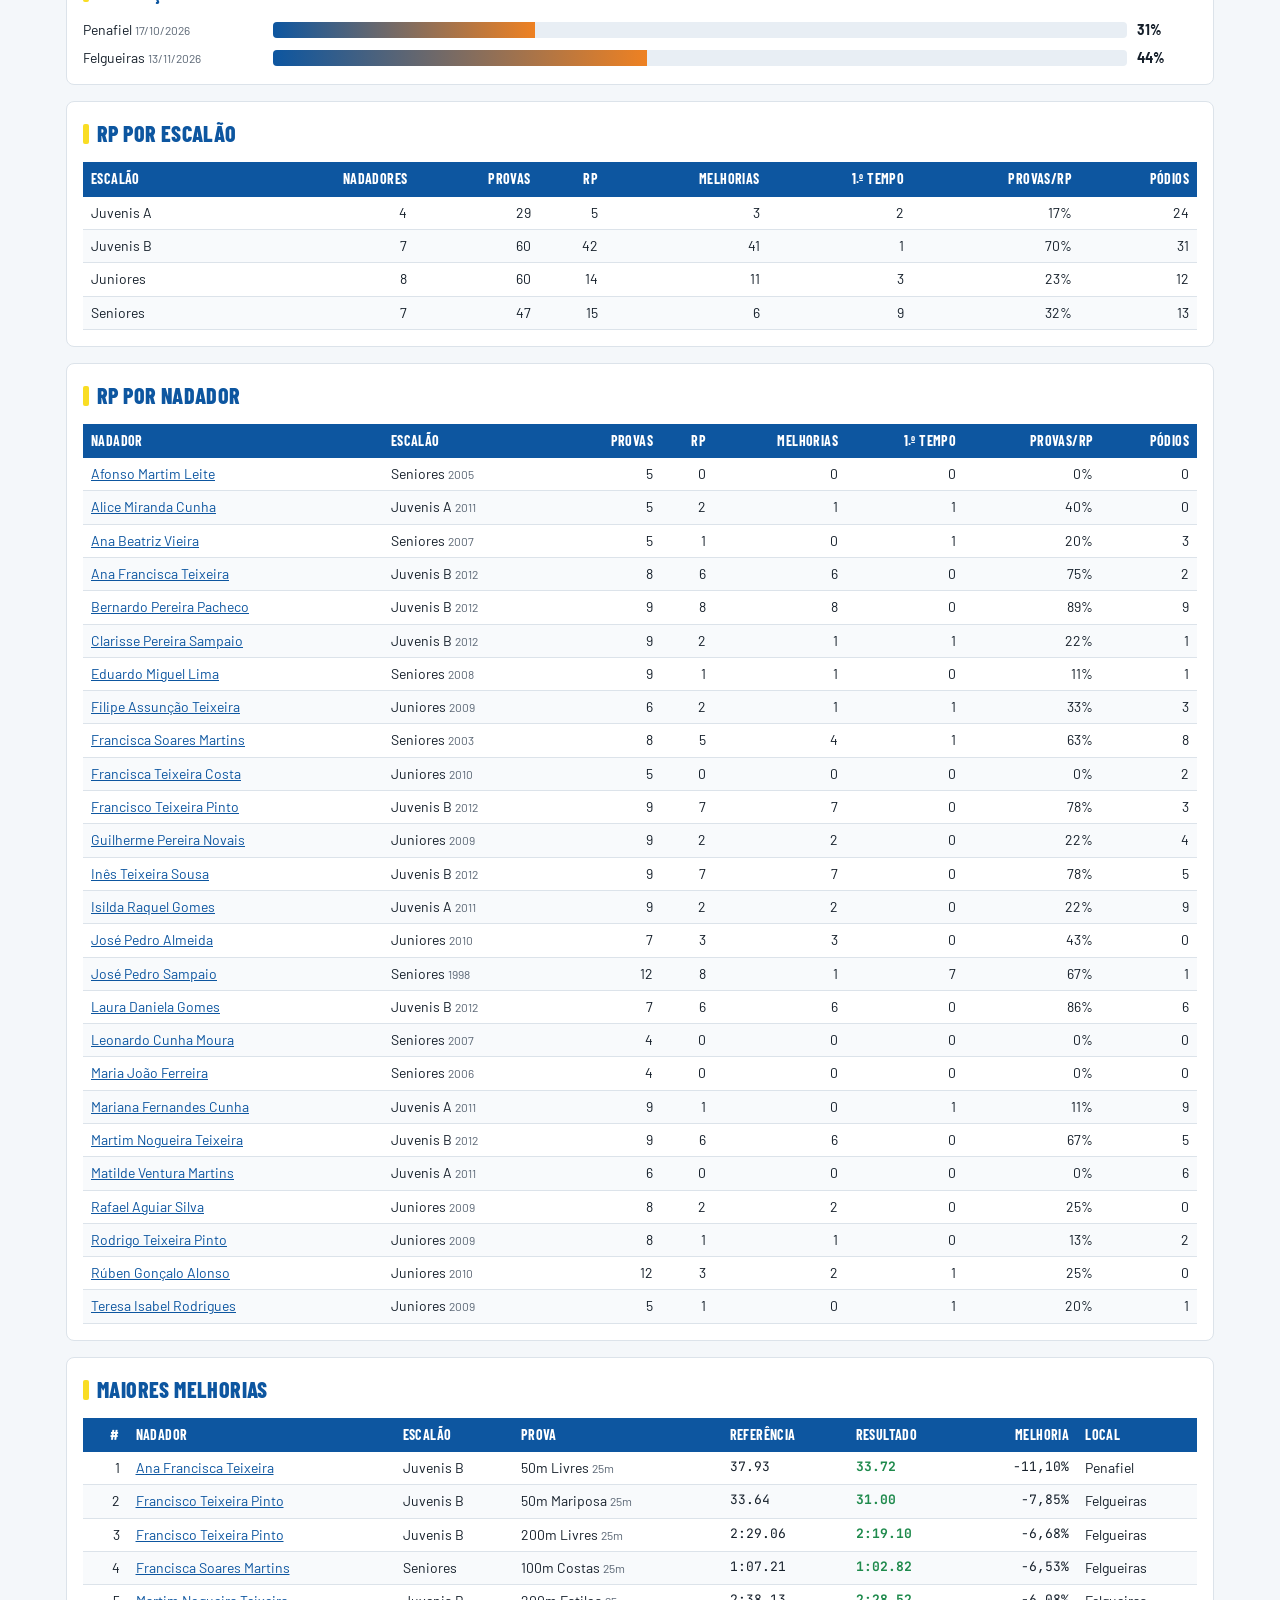
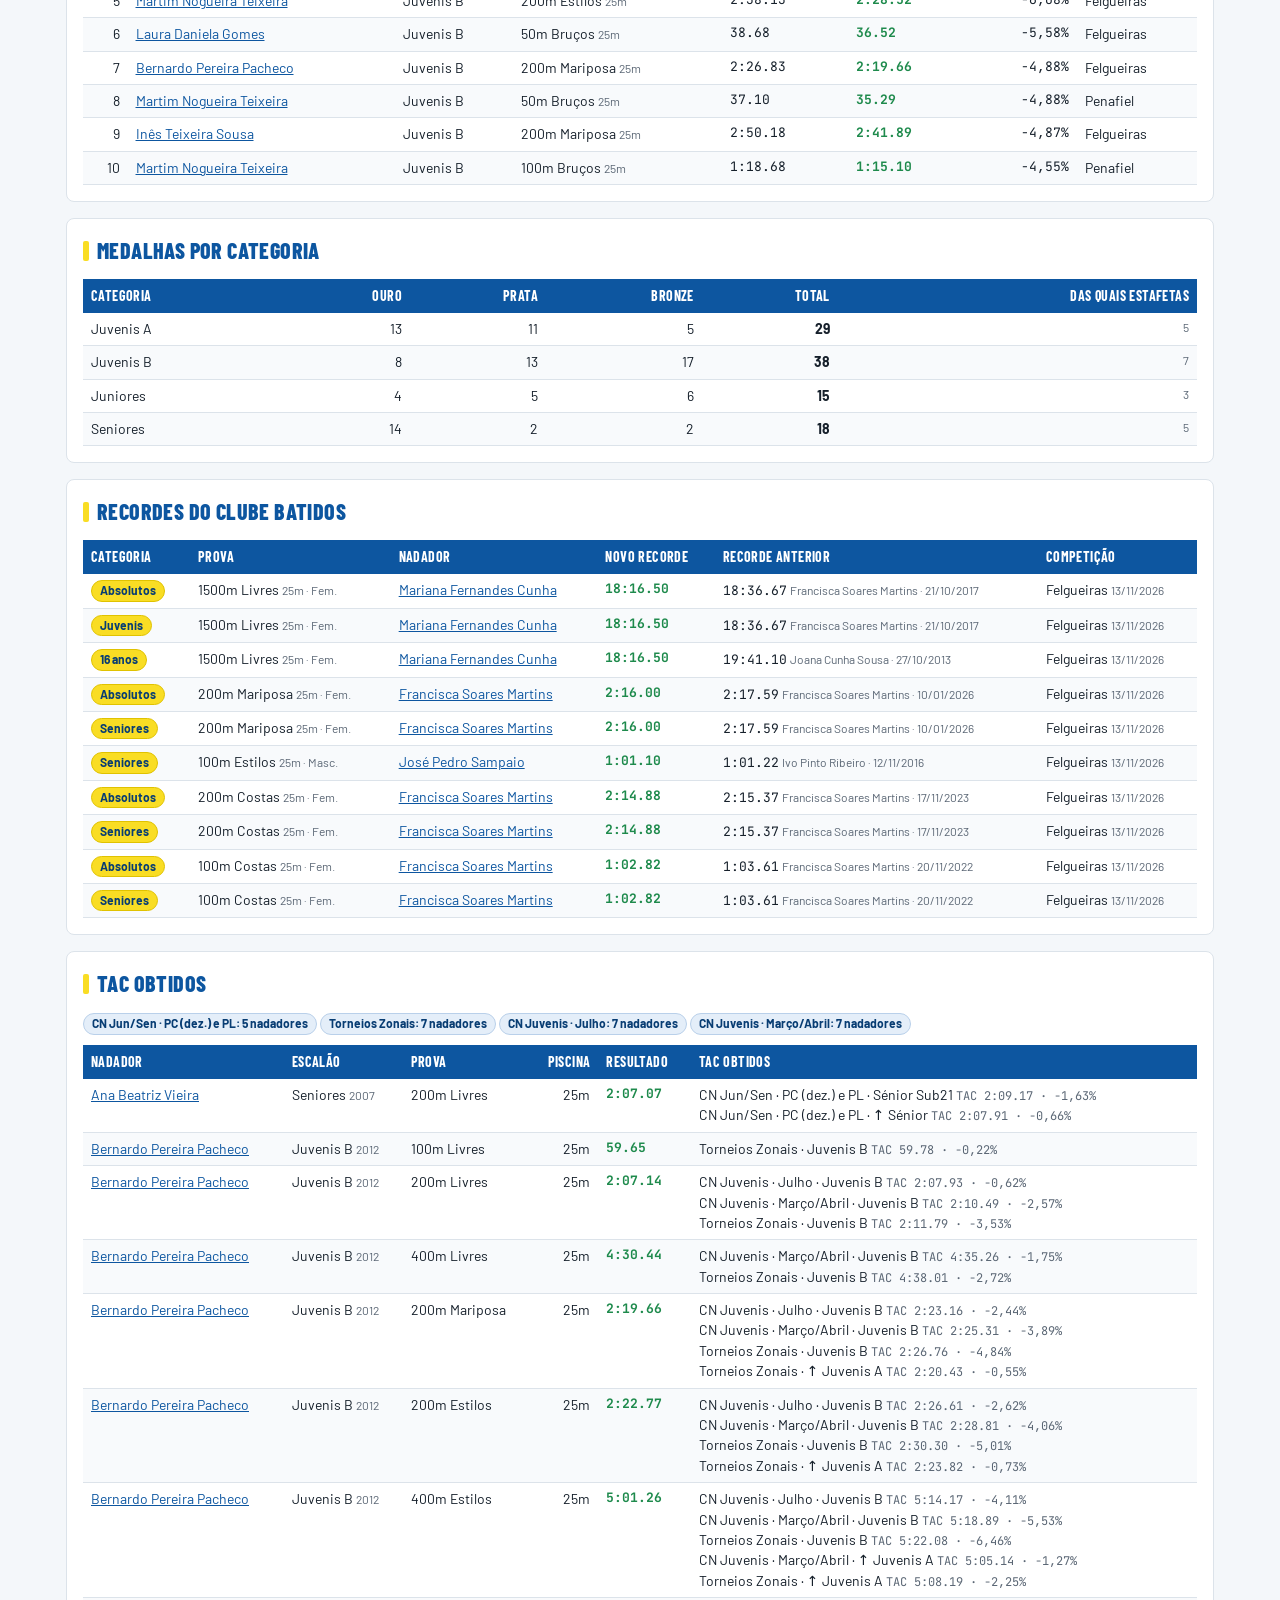
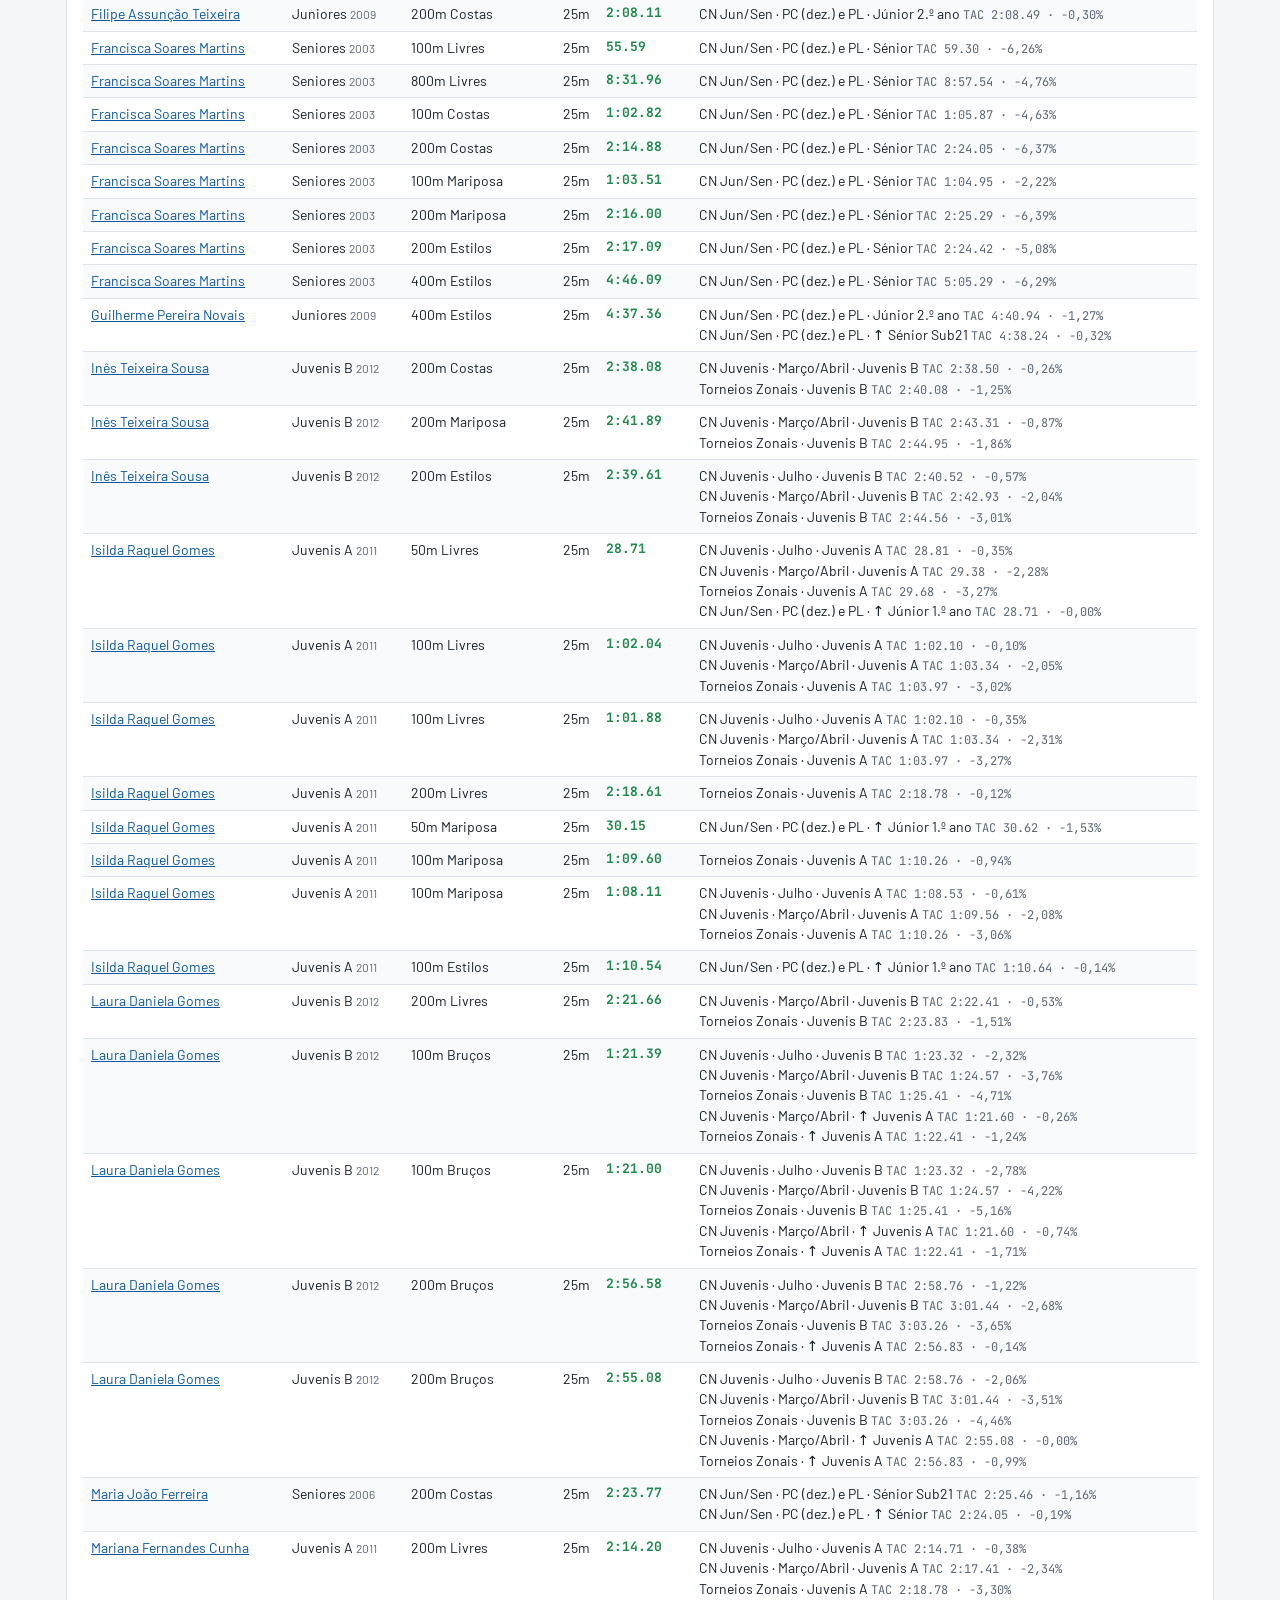
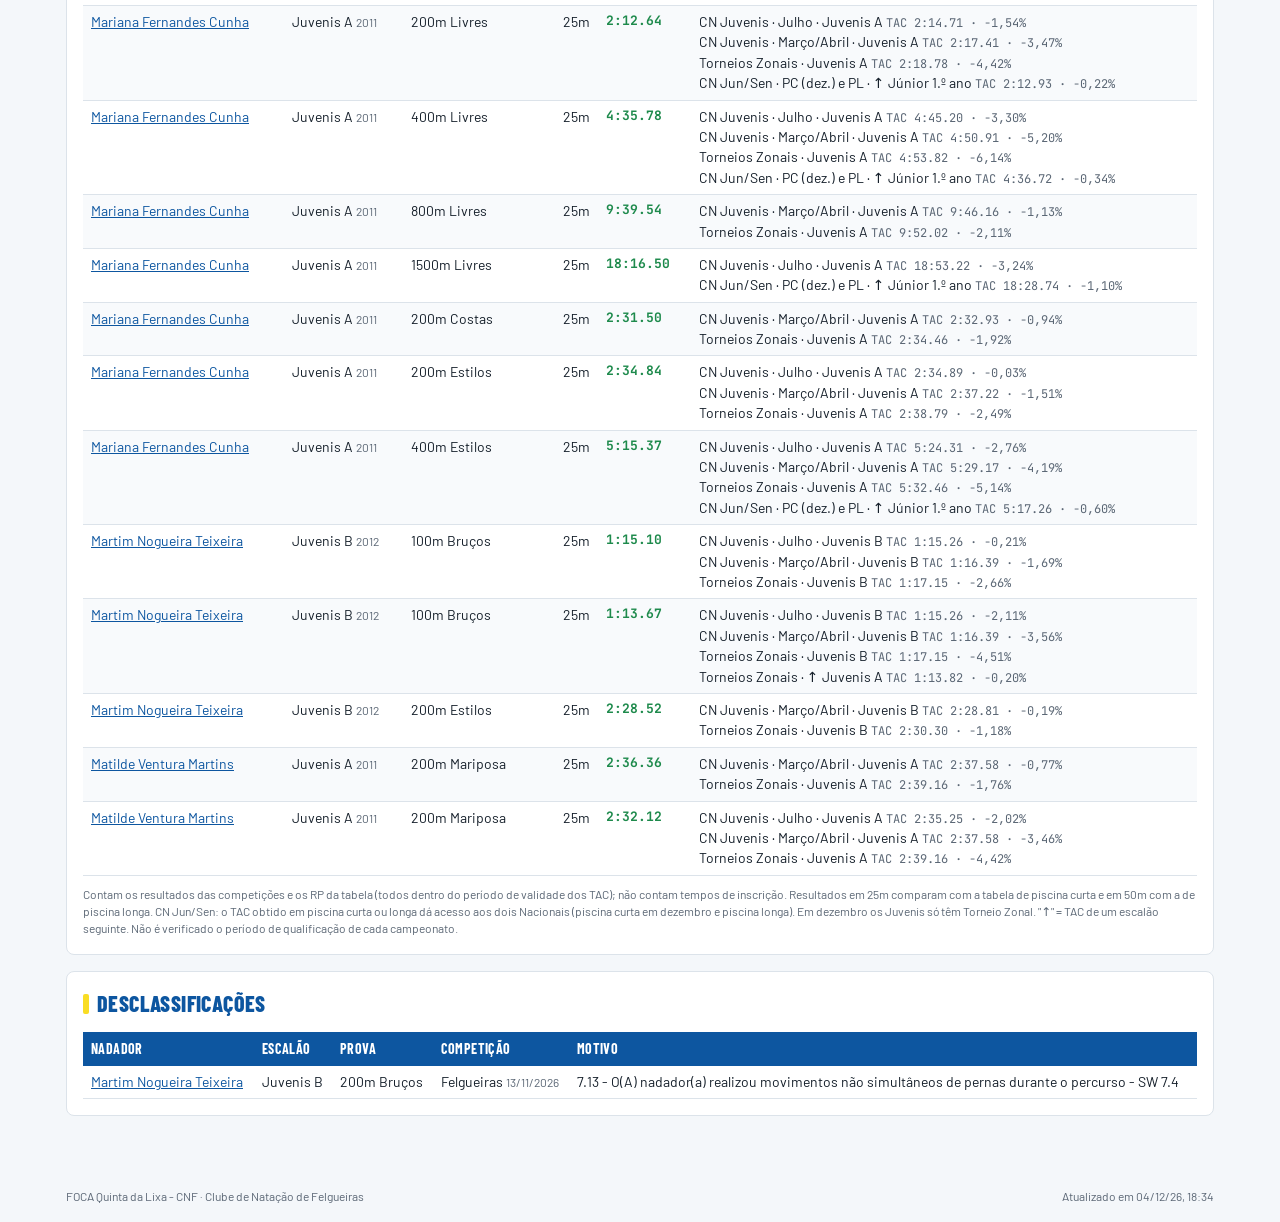
<file: index-340.html>
<!doctype html>
<html lang="pt-PT">
<head>
<meta charset="utf-8">
<meta name="viewport" content="width=device-width, initial-scale=1">
<title>Relatórios de Provas · FOCA Quinta da Lixa</title>
<link rel="icon" type="image/png" href="favicon.png">
<link rel="preconnect" href="https://fonts.googleapis.com">
<link rel="preconnect" href="https://fonts.gstatic.com" crossorigin>
<link href="https://fonts.googleapis.com/css2?family=Barlow+Condensed:wght@500;600;700;800&family=Barlow:wght@400;500;600;700&family=JetBrains+Mono:wght@400;600&display=swap" rel="stylesheet">
<link rel="stylesheet" href="style.css">
</head>
<body>
<header class="topo">
  <div class="topo-in">
    <a class="marca" href="#epoca">
      <img src="logo.png" alt="Logotipo FOCA - Clube de Natação de Felgueiras">
      <div>
        <div class="marca-t">Relatórios de Provas</div>
        <div class="marca-s">FOCA Quinta da Lixa - CNF · Época <span id="epoca-lbl">2026/27</span></div>
      </div>
    </a>
    <nav class="menu" id="menu">
      <a href="#epoca" data-v="epoca">Época</a>
      <a href="#comp" data-v="comp">Competições</a>
      <a href="#atleta" data-v="atleta">Atletas</a>
      <a href="#marcas" data-v="marcas">Melhores marcas</a>
      <a href="#estafetas" data-v="estafetas">Estafetas</a>
      <a href="#tac" data-v="tac">TAC</a>
      <a href="#recordes" data-v="recordes">Recordes</a>
    </nav>
  </div>
  <div class="ondas" aria-hidden="true"></div>
</header>

<main id="app" class="conteudo">
  <p class="aviso">A carregar dados…</p>
</main>

<footer class="rodape">
  <span>FOCA Quinta da Lixa - CNF · Clube de Natação de Felgueiras</span>
  <span id="gerado"></span>
</footer>

<script src="app.js"></script>
</body>
</html>
</file>
<file: style.css>
:root{
  --azul:#0D56A0; --azul-esc:#083D73; --amarelo:#F9DD24; --laranja:#EE8122;
  --tinta:#16202B; --cinza:#5B6775; --linha:#DCE3EA; --fundo:#F4F7FA; --branco:#fff;
  --ouro:#E8B90C; --prata:#A7B1BC; --bronze:#C77B3A; --verde:#1E8A4C; --verm:#C0392B;
  --mono:'JetBrains Mono',ui-monospace,monospace;
  --cond:'Barlow Condensed','Arial Narrow',sans-serif;
  --sans:'Barlow',system-ui,sans-serif;
}
*{box-sizing:border-box}
html,body{margin:0}
body{font-family:var(--sans);color:var(--tinta);background:var(--fundo);font-size:15px;line-height:1.45}
a{color:var(--azul)}

/* Topo */
.topo{background:var(--azul);color:#fff;position:relative}
.topo-in{max-width:1180px;margin:0 auto;padding:14px 16px;display:flex;align-items:center;justify-content:space-between;gap:16px;flex-wrap:wrap}
.marca{display:flex;align-items:center;gap:12px;color:#fff;text-decoration:none}
.marca img{width:56px;height:56px}
.marca-t{font-family:var(--cond);font-weight:800;font-size:26px;letter-spacing:.5px;text-transform:uppercase;line-height:1}
.marca-s{font-size:13px;opacity:.9}
.menu{display:flex;gap:4px}
.menu a{font-family:var(--cond);font-weight:700;font-size:17px;text-transform:uppercase;letter-spacing:.6px;color:#fff;text-decoration:none;padding:8px 14px;border-radius:6px}
.menu a:hover{background:rgba(255,255,255,.12)}
.menu a.ativo{background:var(--amarelo);color:var(--azul-esc)}
.ondas{height:6px;background:repeating-linear-gradient(90deg,var(--amarelo) 0 40px,var(--laranja) 40px 48px)}

.corpo{max-width:1420px;margin:0 auto;display:grid;grid-template-columns:210px minmax(0,1fr);gap:8px;align-items:start}
.conteudo{max-width:1180px;width:100%;margin:0 auto;padding:20px 16px 40px;min-width:0}
.lateral{position:sticky;top:12px;padding:20px 0 0 16px;display:flex;flex-direction:column;gap:8px}
.lat-t{font-family:var(--cond);font-weight:700;font-size:13px;letter-spacing:.8px;text-transform:uppercase;color:var(--cinza);margin-bottom:2px}
.grp{display:flex;flex-direction:column;align-items:flex-start;gap:2px;text-align:left;border:2px solid var(--linha);background:#fff;border-radius:8px;padding:10px 12px;cursor:pointer;color:var(--azul-esc);font-family:var(--sans)}
.grp:hover{border-color:var(--azul)}
.grp .grp-n{font-family:var(--cond);font-weight:800;font-size:19px;text-transform:uppercase;letter-spacing:.3px;line-height:1.05}
.grp .grp-s{font-size:12px;color:var(--cinza)}
.grp.ativo{background:var(--azul);border-color:var(--azul);color:#fff;box-shadow:inset 4px 0 0 var(--amarelo)}
.grp.ativo .grp-s{color:#DCE8F5}
@media (max-width:900px){
  .corpo{grid-template-columns:1fr;gap:0}
  .lateral{position:static;flex-direction:row;padding:12px 16px 0;gap:6px}
  .lat-t{display:none}
  .grp{flex:1;padding:8px 10px}
  .grp .grp-n{font-size:15px}
  .grp .grp-s{display:none}
}
.aviso{padding:20px;background:#fff;border:1px solid var(--linha);border-radius:8px}
.erro{border-color:var(--verm);color:var(--verm)}

/* Cabeçalho de relatório */
.cab{display:flex;justify-content:space-between;align-items:flex-start;gap:16px;flex-wrap:wrap;margin-bottom:16px}
.cab h1{font-family:var(--cond);font-weight:800;font-size:34px;line-height:1.05;margin:0 0 4px;color:var(--azul-esc);text-transform:uppercase}
.cab .meta{color:var(--cinza);font-size:14px}
.acoes{display:flex;gap:8px;flex-wrap:wrap;align-items:center}
.btn{font-family:var(--cond);font-weight:700;font-size:16px;text-transform:uppercase;letter-spacing:.5px;border:0;border-radius:6px;padding:9px 14px;cursor:pointer;background:var(--azul);color:#fff;text-decoration:none;display:inline-block}
.btn:hover{background:var(--azul-esc)}
.btn.sec{background:#fff;color:var(--azul);border:2px solid var(--azul);padding:7px 12px}
.btn.amar{background:var(--amarelo);color:var(--azul-esc)}
select,input[type=search]{font-family:var(--sans);font-size:15px;padding:8px 10px;border:1px solid var(--linha);border-radius:6px;background:#fff;color:var(--tinta);max-width:100%}

/* Filtro por tipo de competição */
.tipos{display:flex;gap:6px;flex-wrap:wrap;margin:0 0 16px}
.tipo{font-family:var(--cond);font-weight:700;font-size:15px;text-transform:uppercase;letter-spacing:.4px;border:2px solid var(--azul);background:#fff;color:var(--azul);border-radius:999px;padding:5px 12px;cursor:pointer}
.tipo span{display:inline-block;min-width:20px;margin-left:4px;padding:0 6px;border-radius:999px;background:#E4EEF9;font-size:13px}
.tipo:hover{border-color:var(--laranja)}
.tipo.ativo{background:var(--azul);color:#fff}
.tipo.ativo span{background:var(--amarelo);color:var(--azul-esc)}
tr.futura td{color:var(--cinza)}
.btn.mini{font-size:13px;padding:4px 10px}
.btn.sec.mini{padding:3px 9px;border-width:1.5px}
.btn.perigo{color:var(--verm);border-color:var(--verm)}
.btn[disabled]{opacity:.45;cursor:not-allowed}
.form-cal{display:grid;grid-template-columns:repeat(auto-fit,minmax(200px,1fr));gap:10px}
.form-cal label{display:flex;flex-direction:column;gap:4px;font-size:13px;color:var(--cinza)}
.form-cal .largo{grid-column:1/-1}
.form-cal input,.form-cal select{font-family:var(--sans);font-size:15px;padding:8px 10px;border:1px solid var(--linha);border-radius:6px;background:#fff;color:var(--tinta)}

/* Indicadores (estilo placar) */
.kpis{display:grid;grid-template-columns:repeat(auto-fit,minmax(150px,1fr));gap:10px;margin:0 0 18px}
.kpi{background:var(--azul-esc);color:#fff;border-radius:8px;padding:12px 14px;border-bottom:4px solid var(--amarelo)}
.kpi .v{font-family:var(--cond);font-weight:800;font-size:34px;line-height:1;color:var(--amarelo)}
.kpi .l{font-size:12px;text-transform:uppercase;letter-spacing:.6px;opacity:.85;margin-top:4px}
.kpi .d{font-size:12px;opacity:.75;margin-top:2px}

/* Secções e tabelas */
.sec{background:#fff;border:1px solid var(--linha);border-radius:8px;padding:16px;margin-bottom:16px}
.sec h2{font-family:var(--cond);font-weight:800;font-size:22px;text-transform:uppercase;letter-spacing:.4px;margin:0 0 12px;color:var(--azul);display:flex;align-items:center;gap:8px}
.sec h2::before{content:"";width:6px;height:20px;background:var(--amarelo);border-radius:2px}
.sec h3{font-family:var(--cond);font-weight:700;font-size:18px;margin:14px 0 6px;color:var(--azul-esc);text-transform:uppercase}
.tab-wrap{overflow-x:auto}
table{width:100%;border-collapse:collapse;font-size:14px}
th{background:var(--azul);color:#fff;text-align:left;font-family:var(--cond);font-weight:700;font-size:14px;text-transform:uppercase;letter-spacing:.4px;padding:7px 8px;white-space:nowrap}
td{padding:6px 8px;border-bottom:1px solid var(--linha);vertical-align:top}
tbody tr:nth-child(even) td{background:#F8FAFC}
td.n,th.n{text-align:right}
.t{font-family:var(--mono);font-size:13px;white-space:nowrap}
.rp{color:var(--verde);font-weight:700}
.nrp{color:var(--cinza)}
.ref-lbl{font-size:12px;color:var(--cinza)}
.chip{display:inline-block;font-size:12px;font-weight:700;border-radius:999px;padding:1px 8px;white-space:nowrap}
.chip.rp{background:#E3F4EA;color:var(--verde)}
.chip.p1{background:var(--ouro);color:#3d2f00}
.chip.p2{background:var(--prata);color:#1c242c}
.chip.p3{background:var(--bronze);color:#fff}
.chip.est{background:#FBE3E0;color:var(--verm)}
.chip.recorde{background:var(--amarelo);color:var(--azul-esc);border:1px solid #E0C200}
.so-imp{display:none}
.tab-cn td{vertical-align:top}
.tab-cn tr.est td{background:#F3F7FC}
.tab-cn tr.fixo td:first-child{box-shadow:inset 4px 0 0 var(--amarelo)}
.cn-sel{max-width:290px;font-size:13px;padding:5px 6px}
.perna{margin:0 0 6px}
.cn-sel-est{max-width:250px;font-size:12px;padding:3px 4px;margin-top:2px}
.cn-t{width:92px;font-family:var(--mono);font-size:13px;padding:5px 6px;border:1px solid var(--linha);border-radius:6px}
tr.nosso td{background:#FFF6C7!important;font-weight:700}
.desc-prop{margin:0 0 14px;font-size:14px}
.cartoes.eqs{grid-template-columns:repeat(auto-fit,minmax(min(100%,520px),1fr));margin-bottom:16px}
.cartao.eq td{white-space:nowrap}
.cartao.eq td strong{white-space:normal}
.cartao.eq{border-top-color:var(--prata)}
.cartao.eq.melhor{border-top-color:var(--amarelo);box-shadow:0 0 0 2px var(--amarelo) inset}
.cartao.eq .tot{display:flex;gap:18px;flex-wrap:wrap;margin-top:8px;font-size:14px}
.cartao.eq .tot strong{font-size:17px}
.aviso.alerta{border-color:var(--laranja);background:#FFF4E8;margin-bottom:14px}
.aviso.alerta ul{margin:6px 0 0;padding-left:18px}
.lista-disp{display:grid;grid-template-columns:repeat(auto-fill,minmax(230px,1fr));gap:6px}
.disp{display:flex;align-items:center;gap:6px;padding:6px 8px;border:1px solid var(--linha);border-radius:6px;background:#fff;font-size:14px;cursor:pointer}
.disp input{width:18px;height:18px}
.disp.off{opacity:.5;text-decoration:line-through}
.nome-mm{font-family:var(--cond);font-weight:800;font-size:28px;margin:0;color:var(--azul-esc);text-transform:uppercase}
.menu{flex-wrap:wrap}
.tab-rec td{vertical-align:top}
.chip.tac{background:#E4EEF9;color:var(--azul-esc);border:1px solid #B9D0EA}
.chip.tac.sup{background:#FFF1E4;color:#8A4300;border-color:#F3C08F}
.nota-tac{margin:10px 0 0}
.filtros label{display:flex;align-items:center;gap:6px;font-size:14px;color:var(--cinza)}
.tab-tac th{white-space:normal;line-height:1.15;min-width:84px}
.tab-tac td:first-child,.tab-tac th:first-child{position:sticky;left:0;z-index:1}
.tab-tac td:first-child{background:#fff}
.tab-tac tbody tr:nth-child(even) td:first-child{background:#F8FAFC}
.tac-c{border-top-color:var(--azul)}
.tac-c.sup{border-top-color:var(--laranja)}
.filtros{display:flex;gap:8px;flex-wrap:wrap;margin-bottom:10px}
.grelha2{display:grid;grid-template-columns:repeat(auto-fit,minmax(320px,1fr));gap:16px}
.lista-pc{margin:0;padding-left:18px}
.lista-pc li{margin:4px 0}
.lista-pc .t{white-space:normal}
.vazio{color:var(--cinza);font-style:italic}

/* Barras de % RP */
.barras{display:flex;flex-direction:column;gap:8px}
.barra{display:grid;grid-template-columns:180px 1fr 60px;gap:10px;align-items:center;font-size:14px}
.barra .b{height:16px;background:#E8EEF4;border-radius:4px;overflow:hidden}
.barra .b span{display:block;height:100%;background:linear-gradient(90deg,var(--azul),var(--laranja))}

/* Cartões de competição */
.cartoes{display:grid;grid-template-columns:repeat(auto-fit,minmax(260px,1fr));gap:12px}
.cartao{background:#fff;border:1px solid var(--linha);border-radius:8px;padding:14px;text-decoration:none;color:inherit;border-top:5px solid var(--azul)}
.cartao:hover{border-top-color:var(--laranja)}
.cartao .ct{font-family:var(--cond);font-weight:700;font-size:20px;color:var(--azul-esc);line-height:1.1}
.cartao .cm{font-size:13px;color:var(--cinza);margin:4px 0 8px}

/* Ficha de atleta */
.ficha + .ficha{margin-top:24px}

/* Cabeçalho e rodapé de impressão */
.imp-cab,.imp-rod{display:none}
.rodape{max-width:1180px;margin:0 auto;padding:16px;color:var(--cinza);font-size:12px;display:flex;justify-content:space-between;gap:12px;flex-wrap:wrap}

@media (max-width:640px){
  .marca-t{font-size:22px}
  .cab h1{font-size:28px}
  .barra{grid-template-columns:110px 1fr 50px}
}

@media print{
  @page{size:A4;margin:14mm 12mm}
  body{background:#fff;font-size:11px}
  .topo,.rodape,.acoes,.filtros,.nao-imp{display:none!important}
  .conteudo{padding:0;max-width:none}
  .corpo{display:block;max-width:none}
  .lateral{display:none!important}
  .so-imp{display:block}
  .chip.recorde,.chip.tac,.chip.tac.sup{-webkit-print-color-adjust:exact;print-color-adjust:exact}
  .imp-cab{display:flex;align-items:center;gap:10px;border-bottom:3px solid var(--azul);padding-bottom:6px;margin-bottom:10px}
  .imp-cab img{width:40px;height:40px}
  .imp-cab .it{font-family:var(--cond);font-weight:800;font-size:16px;color:var(--azul);text-transform:uppercase}
  .imp-cab .is{font-size:10px;color:var(--cinza)}
  .imp-rod{display:block;font-size:9px;color:var(--cinza);margin-top:10px;border-top:1px solid var(--linha);padding-top:4px}
  .sec{border:0;padding:0;margin-bottom:12px;break-inside:auto}
  .kpis{grid-template-columns:repeat(4,1fr)}
  .kpi{padding:6px 8px;-webkit-print-color-adjust:exact;print-color-adjust:exact}
  .kpi .v{font-size:22px}
  th,.chip,.barra .b span,.ondas{-webkit-print-color-adjust:exact;print-color-adjust:exact}
  table{font-size:10px}
  td,th{padding:3px 5px}
  tr{break-inside:avoid}
  .quebra{break-before:page}
  .ficha + .ficha{margin-top:0;break-before:page}
  .tab-wrap{overflow:visible}
}
label.btn{display:inline-flex;align-items:center;cursor:pointer}
</file>
